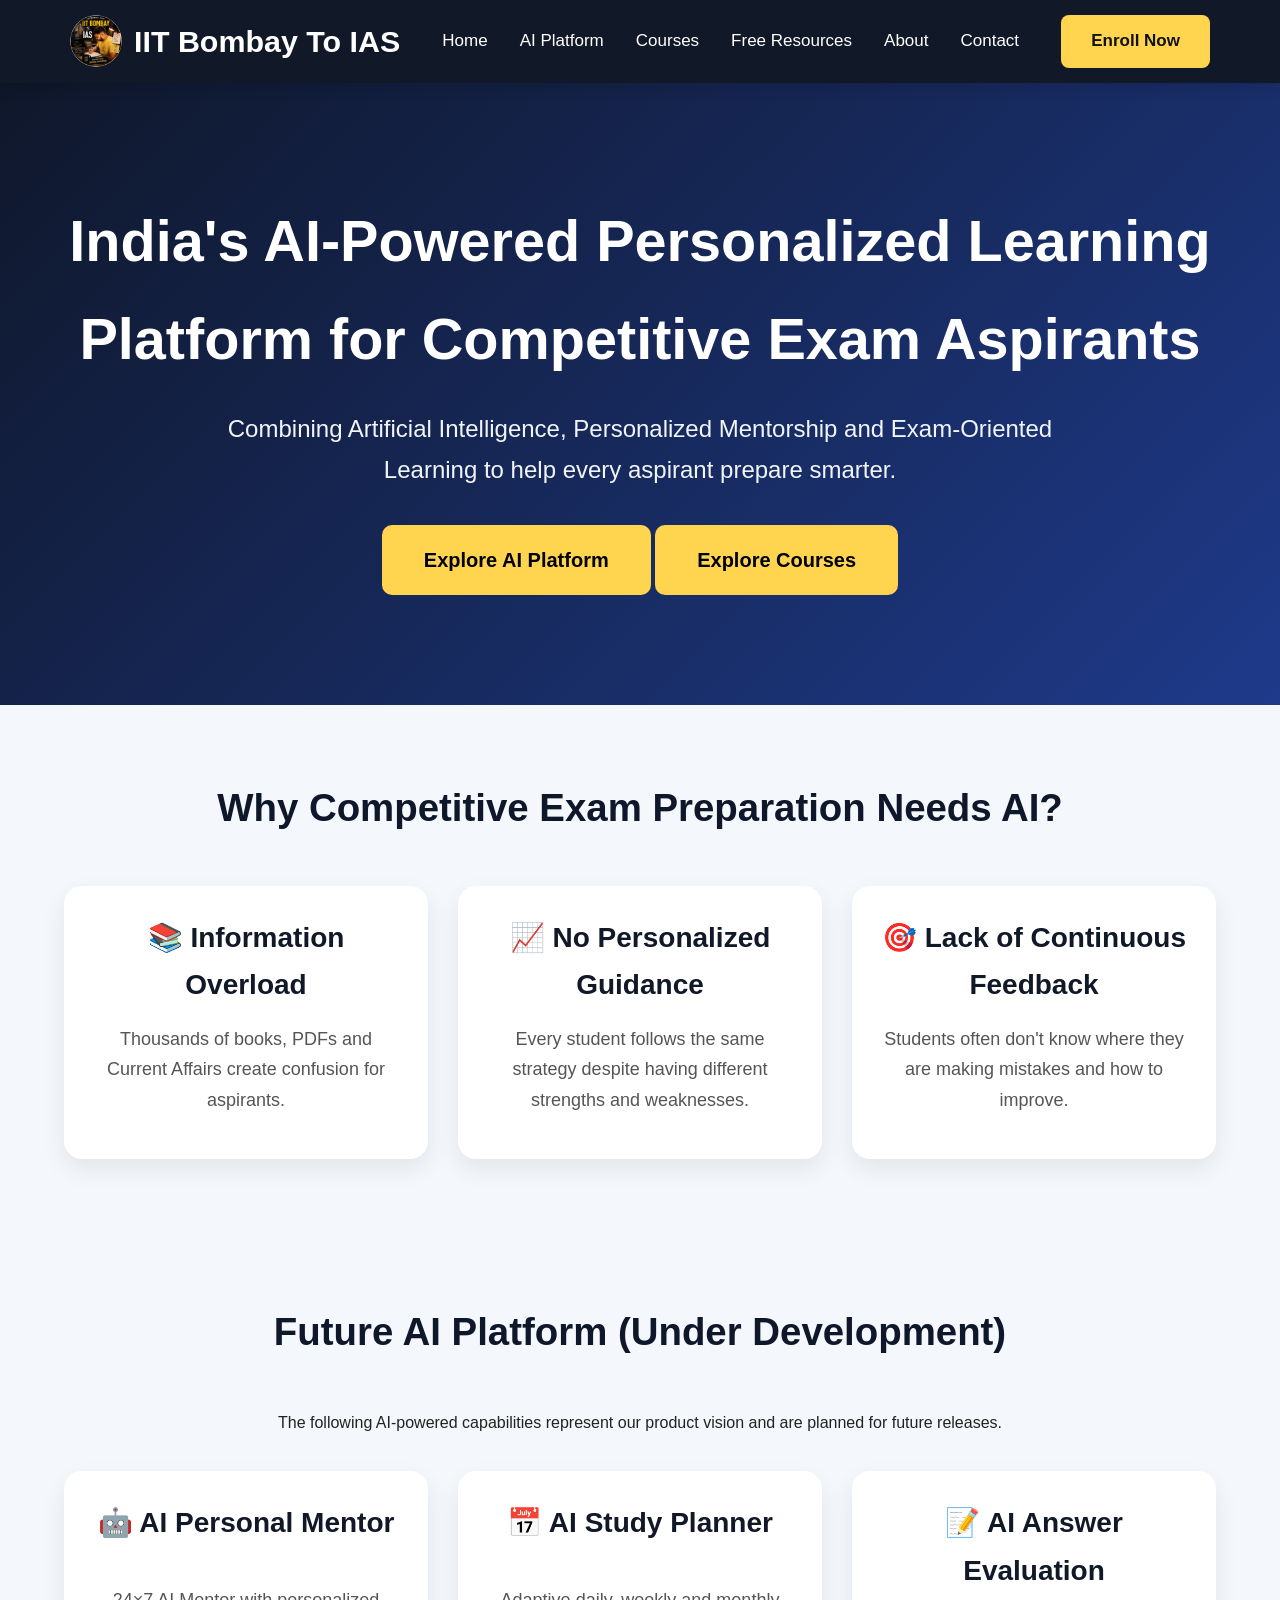
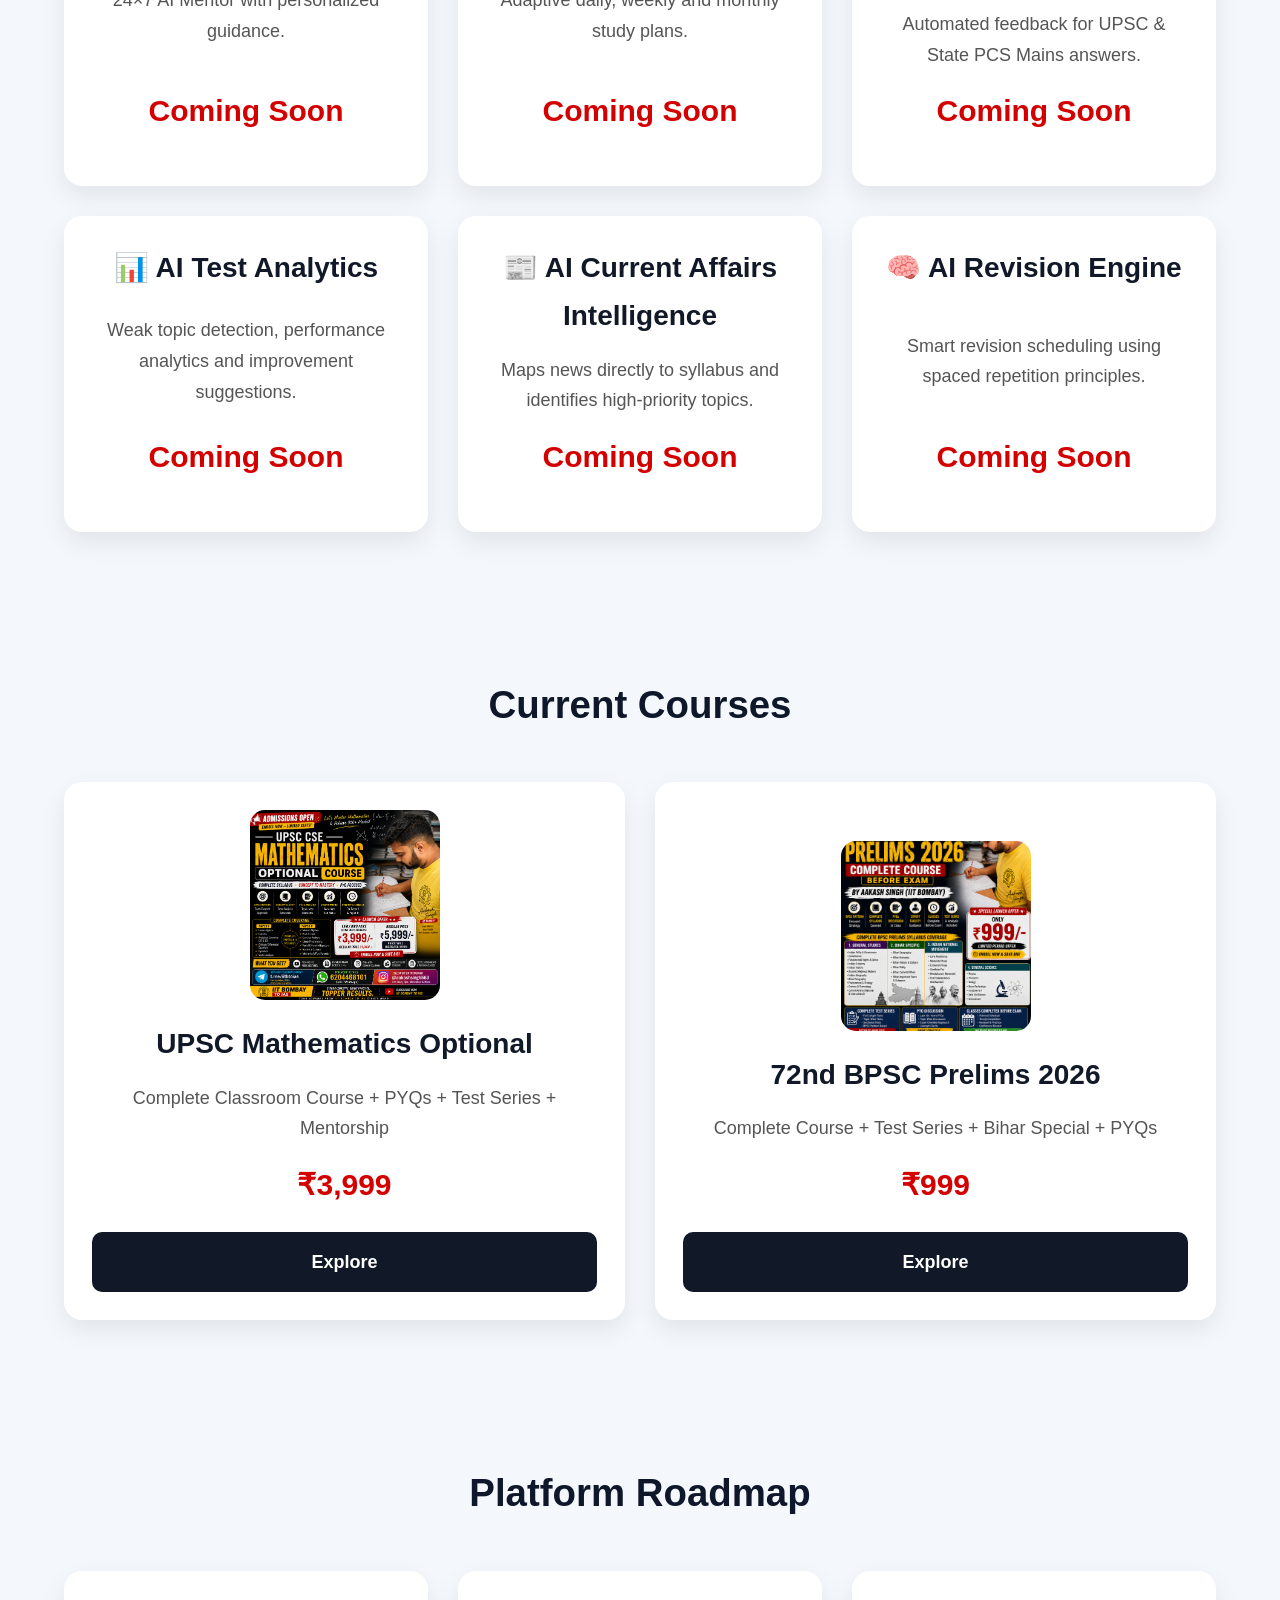
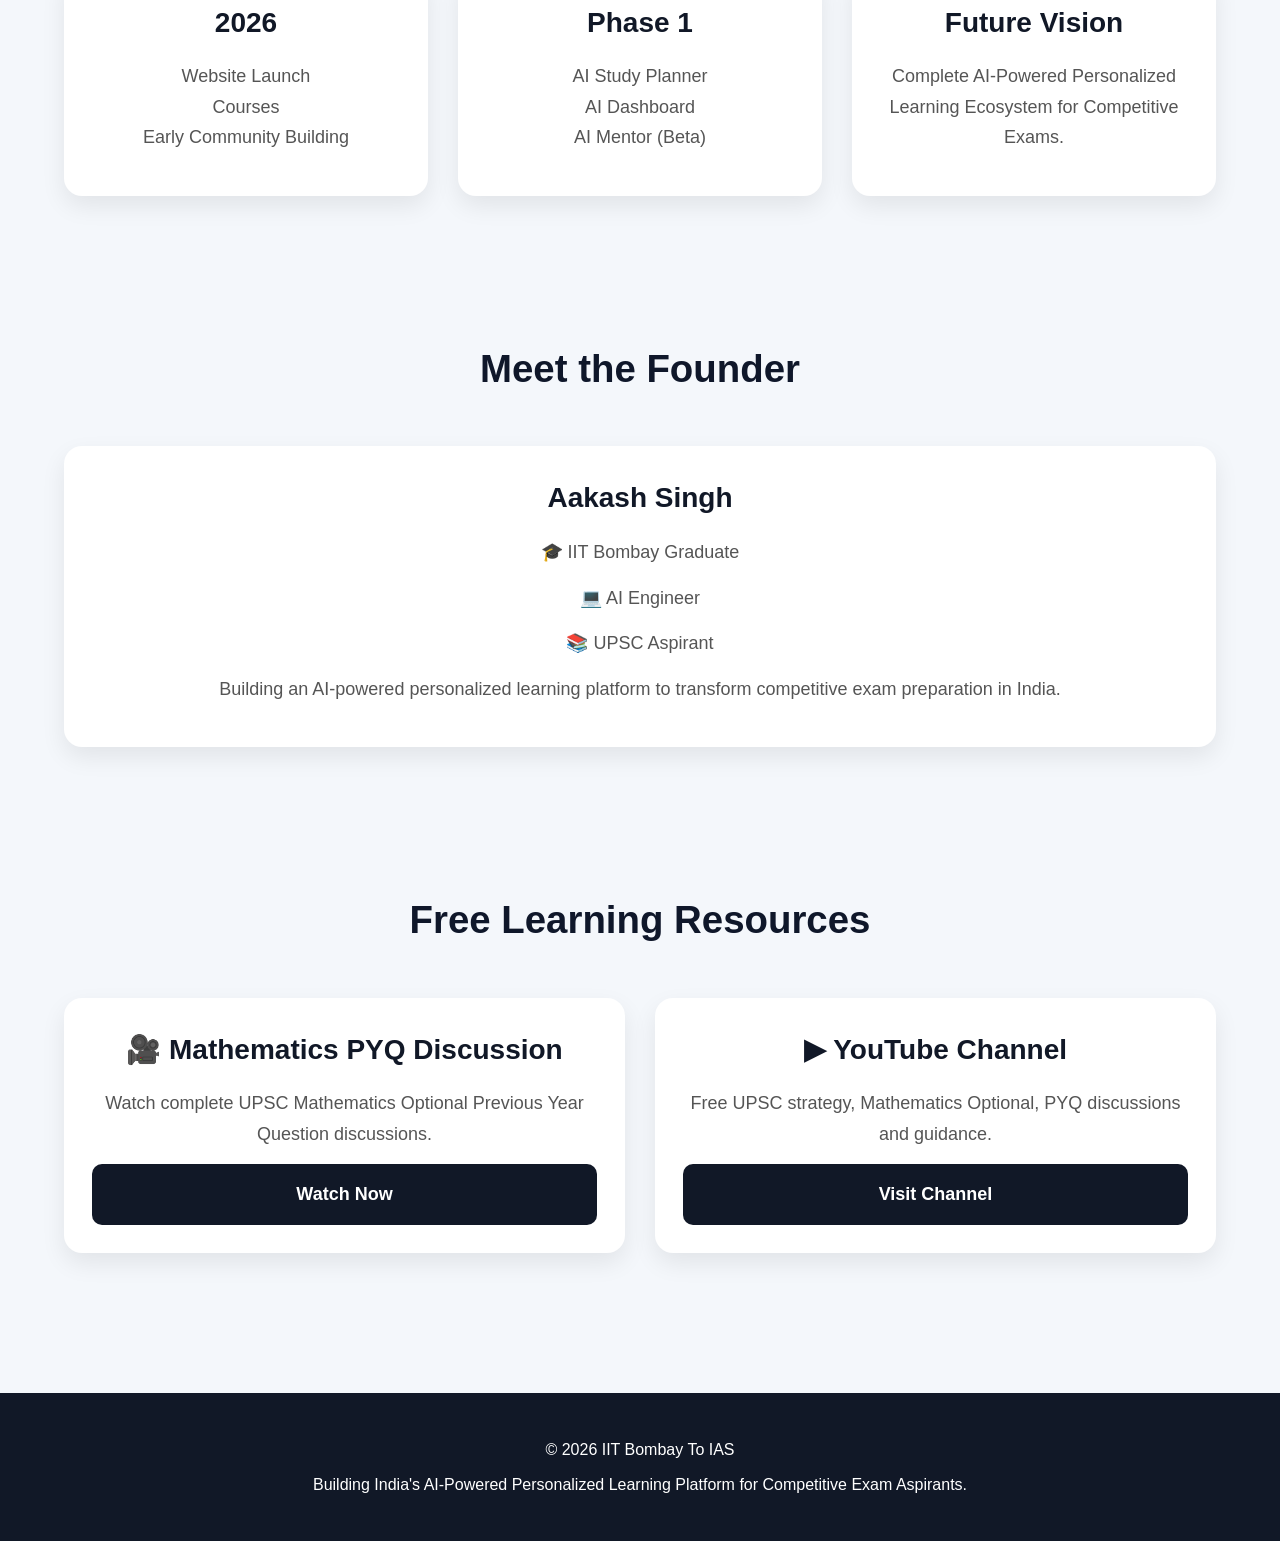
<file: index.html>
<!DOCTYPE html>
<html lang="en">

<head>

<meta charset="UTF-8">
<meta name="viewport" content="width=device-width, initial-scale=1.0">

<title>
IIT Bombay To IAS | India's AI-Powered Competitive Exam Platform
</title>

<meta name="description"
content="AI Powered Personalized Learning Platform for UPSC, State PCS, SSC, Banking and other Competitive Exams. Personalized AI Mentor, AI Study Planner, AI Answer Evaluation and more.">

<link rel="icon" type="image/png" href="images/logo.png">
<link rel="canonical" href="https://abhi1191.github.io/iitbombaytoias/">
<meta name="theme-color" content="#111827">
<meta property="og:type" content="website">
<meta property="og:title" content="IIT Bombay To IAS | India's AI-Powered Competitive Exam Platform">
<meta property="og:description" content="AI-powered personalized learning platform for UPSC, State PCS, SSC, Banking and other competitive exams.">
<meta property="og:image" content="https://abhi1191.github.io/iitbombaytoias/images/logo.png">

<link rel="stylesheet" href="css/style.css">

</head>

<body>

<!-- ================= NAVBAR ================= -->

<header>

<nav>

<div class="logo">

<img src="images/logo.png" alt="IIT Bombay To IAS">

<h2>IIT Bombay To IAS</h2>

</div>

<ul>

<li><a href="index.html">Home</a></li>

<li><a href="ai-platform.html">AI Platform</a></li>

<li><a href="courses.html">Courses</a></li>

<li><a href="resources.html">Free Resources</a></li>

<li><a href="about.html">About</a></li>

<li><a href="contact.html">Contact</a></li>

</ul>

<a data-cfg-href="enrollFormUrl" target="_blank" rel="noopener noreferrer" class="nav-btn btn">

Enroll Now

</a>

</nav>

</header>





<!-- ================= HERO ================= -->

<section class="hero">

<h1>

India's AI-Powered Personalized Learning Platform
for Competitive Exam Aspirants

</h1>

<p>

Combining Artificial Intelligence, Personalized Mentorship and Exam-Oriented Learning
to help every aspirant prepare smarter.

</p>

<div class="hero-buttons">

<a href="ai-platform.html" class="btn">

Explore AI Platform

</a>

<a href="courses.html" class="btn secondary-btn">

Explore Courses

</a>

</div>

</section>





<!-- ================= WHY AI ================= -->

<section class="featured">

<h2>

Why Competitive Exam Preparation Needs AI?

</h2>

<div class="cards">

<div class="card">

<h3>

📚 Information Overload

</h3>

<p>

Thousands of books, PDFs and Current Affairs create confusion for aspirants.

</p>

</div>

<div class="card">

<h3>

📈 No Personalized Guidance

</h3>

<p>

Every student follows the same strategy despite having different strengths and weaknesses.

</p>

</div>

<div class="card">

<h3>

🎯 Lack of Continuous Feedback

</h3>

<p>

Students often don't know where they are making mistakes and how to improve.

</p>

</div>

</div>

</section>





<!-- ================= AI FEATURES ================= -->

<section class="featured">

<h2>

Future AI Platform (Under Development)

</h2>

<p style="text-align:center; margin-bottom:35px;">

The following AI-powered capabilities represent our product vision and are planned for future releases.

</p>

<div class="cards">

<div class="card">

<h3>🤖 AI Personal Mentor</h3>

<p>

24×7 AI Mentor with personalized guidance.

</p>

<h4>Coming Soon</h4>

</div>

<div class="card">

<h3>📅 AI Study Planner</h3>

<p>

Adaptive daily, weekly and monthly study plans.

</p>

<h4>Coming Soon</h4>

</div>

<div class="card">

<h3>📝 AI Answer Evaluation</h3>

<p>

Automated feedback for UPSC & State PCS Mains answers.

</p>

<h4>Coming Soon</h4>

</div>

<div class="card">

<h3>📊 AI Test Analytics</h3>

<p>

Weak topic detection, performance analytics and improvement suggestions.

</p>

<h4>Coming Soon</h4>

</div>

<div class="card">

<h3>📰 AI Current Affairs Intelligence</h3>

<p>

Maps news directly to syllabus and identifies high-priority topics.

</p>

<h4>Coming Soon</h4>

</div>

<div class="card">

<h3>🧠 AI Revision Engine</h3>

<p>

Smart revision scheduling using spaced repetition principles.

</p>

<h4>Coming Soon</h4>

</div>

</div>

</section>





<!-- ================= FEATURED COURSES ================= -->

<section class="featured">

<h2>

Current Courses

</h2>

<div class="cards">

<div class="card">

<img src="images/maths-course.jpg" alt="Mathematics">

<h3>

UPSC Mathematics Optional

</h3>

<p>

Complete Classroom Course + PYQs + Test Series + Mentorship

</p>

<h4>

₹3,999

</h4>

<a href="courses/mathematics.html" class="btn">

Explore

</a>

</div>

<div class="card">

<img src="images/bpsc-course.jpg" alt="BPSC">

<h3>

72nd BPSC Prelims 2026

</h3>

<p>

Complete Course + Test Series + Bihar Special + PYQs

</p>

<h4>

₹999

</h4>

<a href="courses/bpsc-prelims-2026.html" class="btn">

Explore

</a>

</div>

</div>

</section>





<!-- ================= ROADMAP ================= -->

<section class="featured">

<h2>

Platform Roadmap

</h2>

<div class="cards">

<div class="card">

<h3>

2026

</h3>

<p>

Website Launch

<br>

Courses

<br>

Early Community Building

</p>

</div>

<div class="card">

<h3>

Phase 1

</h3>

<p>

AI Study Planner

<br>

AI Dashboard

<br>

AI Mentor (Beta)

</p>

</div>

<div class="card">

<h3>

Future Vision

</h3>

<p>

Complete AI-Powered Personalized Learning Ecosystem

for Competitive Exams.

</p>

</div>

</div>

</section>





<!-- ================= FOUNDER ================= -->

<section class="featured">

<h2>

Meet the Founder

</h2>

<div class="card">

<h3>

Aakash Singh

</h3>

<p>

🎓 IIT Bombay Graduate

</p>

<p>

💻 AI Engineer

</p>

<p>

📚 UPSC Aspirant

</p>

<p>

Building an AI-powered personalized learning platform to transform competitive exam preparation in India.

</p>

</div>

</section>





<!-- ================= FREE RESOURCES ================= -->

<section class="featured">

<h2>

Free Learning Resources

</h2>

<div class="cards">

<div class="card">

<h3>

🎥 Mathematics PYQ Discussion

</h3>

<p>

Watch complete UPSC Mathematics Optional Previous Year Question discussions.

</p>

<a data-cfg-href="youtubePlaylistUrl" target="_blank" rel="noopener noreferrer" class="btn">

Watch Now

</a>

</div>

<div class="card">

<h3>

▶ YouTube Channel

</h3>

<p>

Free UPSC strategy, Mathematics Optional, PYQ discussions and guidance.

</p>

<a data-cfg-href="youtubeChannelUrl" target="_blank" rel="noopener noreferrer" class="btn">

Visit Channel

</a>

</div>

</div>

</section>





<!-- ================= FOOTER ================= -->

<footer>

<p>

© 2026 IIT Bombay To IAS

</p>

<p>

Building India's AI-Powered Personalized Learning Platform for Competitive Exam Aspirants.

</p>

</footer>

<script src="js/config.js"></script>
<script src="js/script.js"></script>

</body>

</html>
</file>
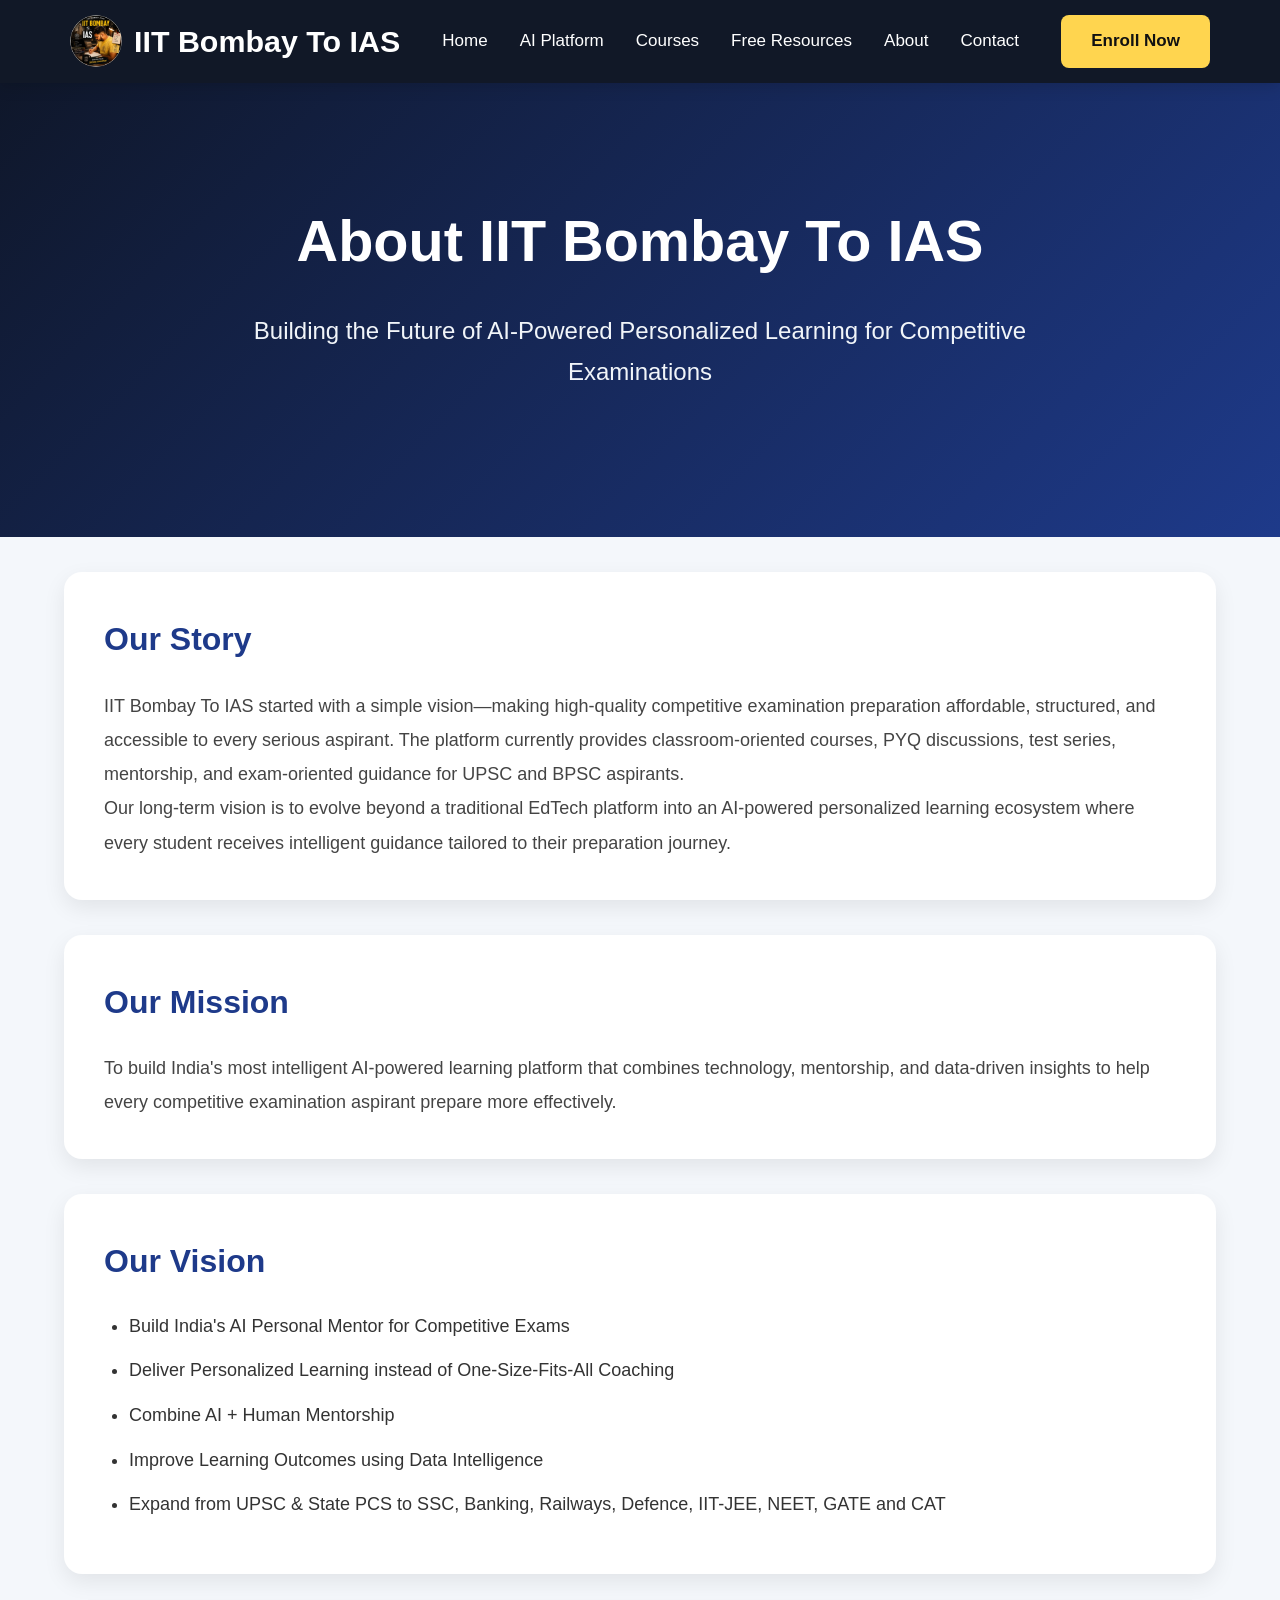
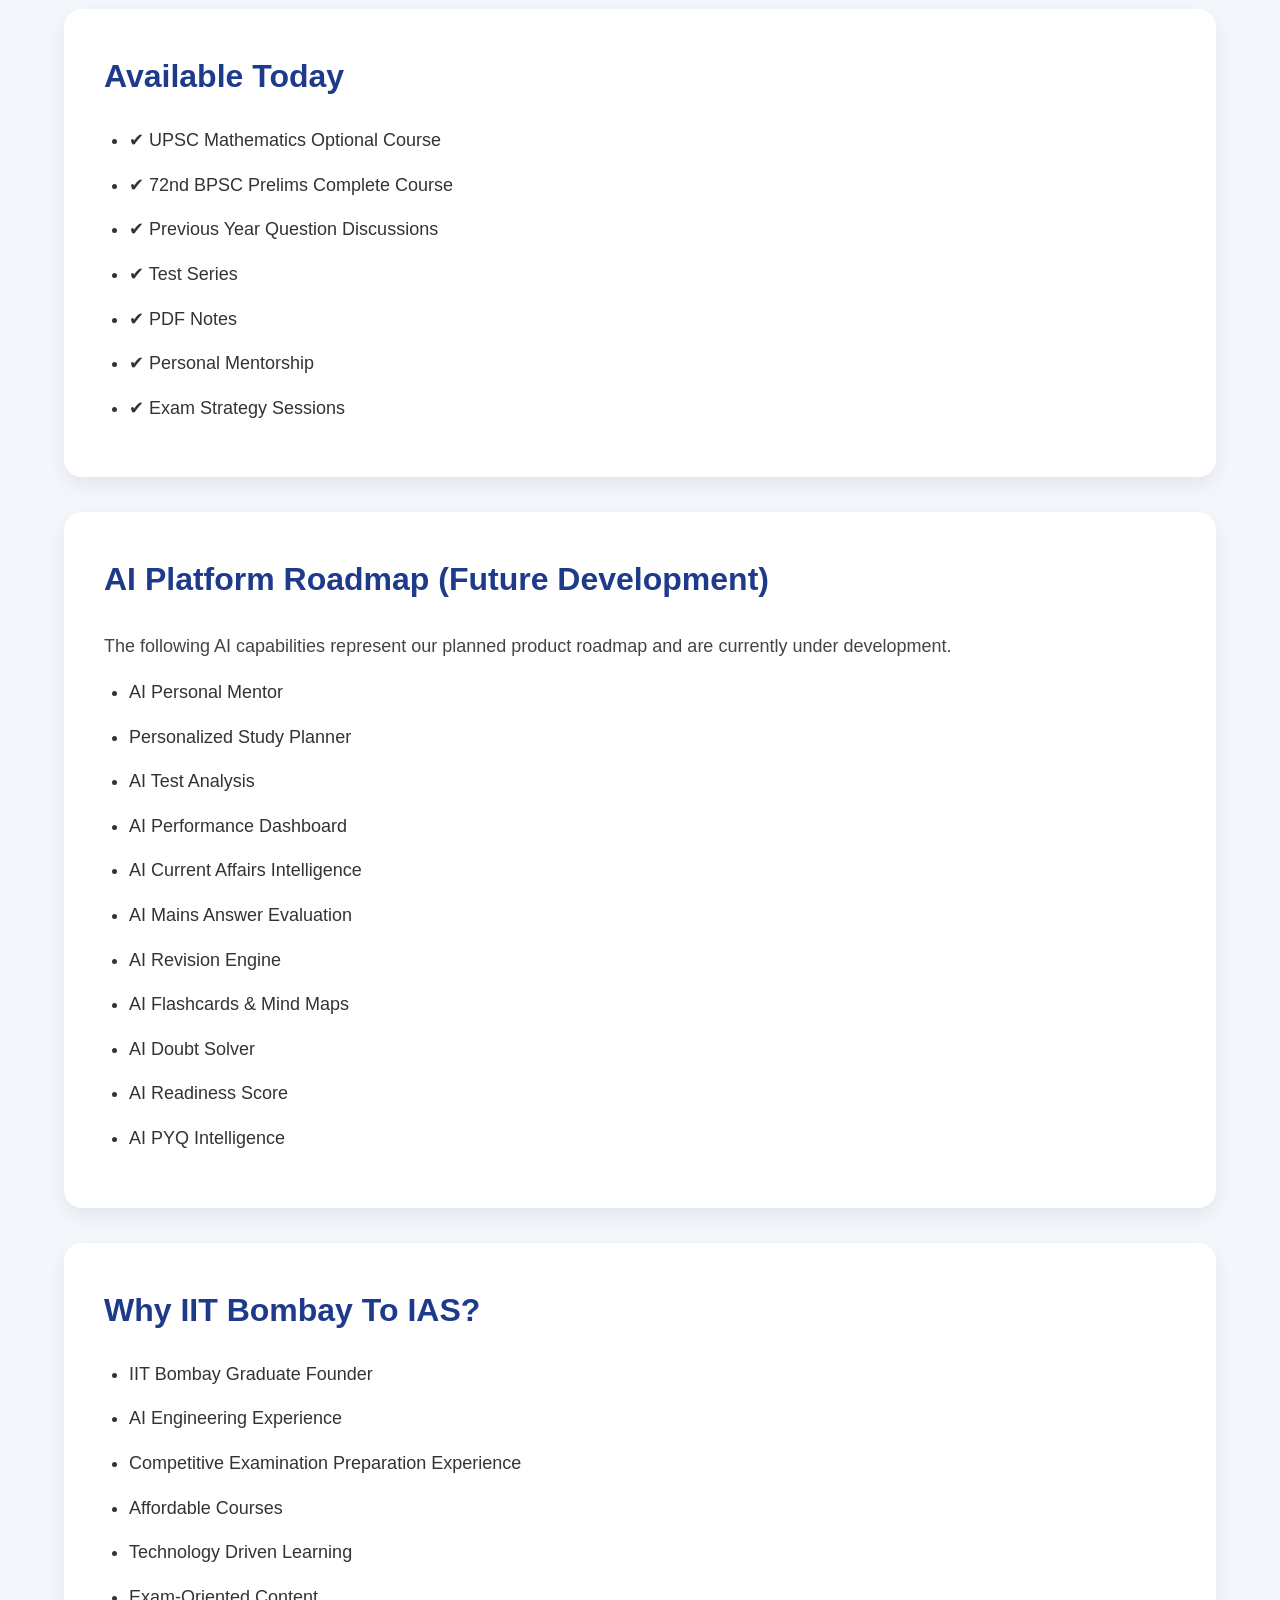
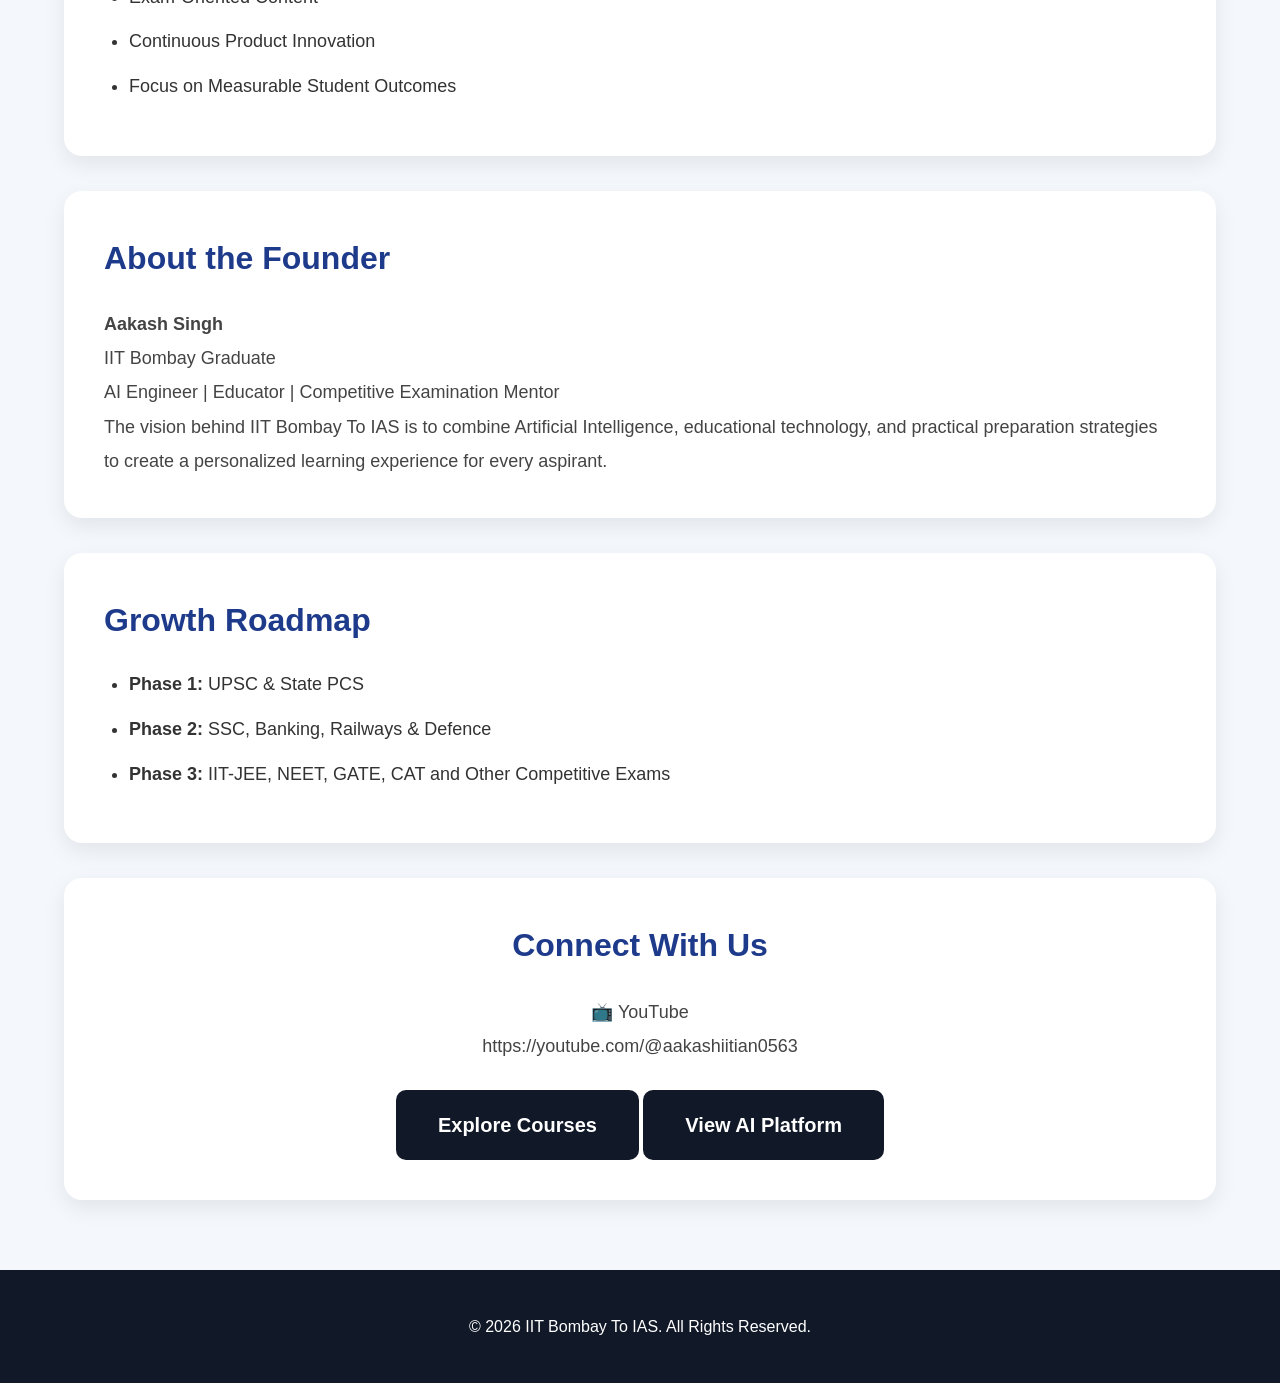
<file: about.html>
<!DOCTYPE html>
<html lang="en">

<head>

<meta charset="UTF-8">

<meta name="viewport" content="width=device-width, initial-scale=1.0">

<title>About | IIT Bombay To IAS</title>

<meta name="description" content="About IIT Bombay To IAS — an IIT Bombay graduate and AI engineer building an AI-powered personalized learning platform for UPSC, BPSC and other competitive exams.">

<link rel="icon" type="image/png" href="images/logo.png">
<link rel="canonical" href="https://abhi1191.github.io/iitbombaytoias/about.html">
<meta name="theme-color" content="#111827">
<meta property="og:type" content="website">
<meta property="og:title" content="About | IIT Bombay To IAS">
<meta property="og:description" content="Building an AI-powered personalized learning platform for competitive exam aspirants.">
<meta property="og:image" content="https://abhi1191.github.io/iitbombaytoias/images/logo.png">

<link rel="stylesheet" href="css/style.css">

</head>

<body>

<!-- ================= NAVBAR ================= -->

<header>

<nav>

<div class="logo">

<img src="images/logo.png" alt="IIT Bombay To IAS">

<h2>IIT Bombay To IAS</h2>

</div>

<ul>

<li><a href="index.html">Home</a></li>

<li><a href="ai-platform.html">AI Platform</a></li>

<li><a href="courses.html">Courses</a></li>

<li><a href="resources.html">Free Resources</a></li>

<li><a href="about.html">About</a></li>

<li><a href="contact.html">Contact</a></li>

</ul>

<a data-cfg-href="enrollFormUrl" target="_blank" rel="noopener noreferrer" class="nav-btn btn">

Enroll Now

</a>

</nav>

</header>



<!-- ================= HERO ================= -->

<section class="hero">

<h1>

About IIT Bombay To IAS

</h1>

<p>

Building the Future of AI-Powered Personalized Learning for Competitive Examinations

</p>

</section>



<!-- ================= OUR STORY ================= -->

<section class="details">

<h2>

Our Story

</h2>

<p>

IIT Bombay To IAS started with a simple vision—making high-quality competitive examination preparation affordable, structured, and accessible to every serious aspirant.

The platform currently provides classroom-oriented courses, PYQ discussions, test series, mentorship, and exam-oriented guidance for UPSC and BPSC aspirants.

</p>

<p>

Our long-term vision is to evolve beyond a traditional EdTech platform into an AI-powered personalized learning ecosystem where every student receives intelligent guidance tailored to their preparation journey.

</p>

</section>



<!-- ================= MISSION ================= -->

<section class="details">

<h2>

Our Mission

</h2>

<p>

To build India's most intelligent AI-powered learning platform that combines technology, mentorship, and data-driven insights to help every competitive examination aspirant prepare more effectively.

</p>

</section>



<!-- ================= VISION ================= -->

<section class="details">

<h2>

Our Vision

</h2>

<ul>

<li>Build India's AI Personal Mentor for Competitive Exams</li>

<li>Deliver Personalized Learning instead of One-Size-Fits-All Coaching</li>

<li>Combine AI + Human Mentorship</li>

<li>Improve Learning Outcomes using Data Intelligence</li>

<li>Expand from UPSC & State PCS to SSC, Banking, Railways, Defence, IIT-JEE, NEET, GATE and CAT</li>

</ul>

</section>



<!-- ================= WHAT WE OFFER TODAY ================= -->

<section class="details">

<h2>

Available Today

</h2>

<ul>

<li>✔ UPSC Mathematics Optional Course</li>

<li>✔ 72nd BPSC Prelims Complete Course</li>

<li>✔ Previous Year Question Discussions</li>

<li>✔ Test Series</li>

<li>✔ PDF Notes</li>

<li>✔ Personal Mentorship</li>

<li>✔ Exam Strategy Sessions</li>

</ul>

</section>



<!-- ================= FUTURE AI PLATFORM ================= -->

<section class="details">

<h2>

AI Platform Roadmap (Future Development)

</h2>

<p>

The following AI capabilities represent our planned product roadmap and are currently under development.

</p>

<ul>

<li>AI Personal Mentor</li>

<li>Personalized Study Planner</li>

<li>AI Test Analysis</li>

<li>AI Performance Dashboard</li>

<li>AI Current Affairs Intelligence</li>

<li>AI Mains Answer Evaluation</li>

<li>AI Revision Engine</li>

<li>AI Flashcards & Mind Maps</li>

<li>AI Doubt Solver</li>

<li>AI Readiness Score</li>

<li>AI PYQ Intelligence</li>

</ul>

</section>



<!-- ================= WHY US ================= -->

<section class="details">

<h2>

Why IIT Bombay To IAS?

</h2>

<ul>

<li>IIT Bombay Graduate Founder</li>

<li>AI Engineering Experience</li>

<li>Competitive Examination Preparation Experience</li>

<li>Affordable Courses</li>

<li>Technology Driven Learning</li>

<li>Exam-Oriented Content</li>

<li>Continuous Product Innovation</li>

<li>Focus on Measurable Student Outcomes</li>

</ul>

</section>



<!-- ================= FOUNDER ================= -->

<section class="details">

<h2>

About the Founder

</h2>

<p>

<b>Aakash Singh</b>

</p>

<p>

IIT Bombay Graduate

</p>

<p>

AI Engineer | Educator | Competitive Examination Mentor

</p>

<p>

The vision behind IIT Bombay To IAS is to combine Artificial Intelligence, educational technology, and practical preparation strategies to create a personalized learning experience for every aspirant.

</p>

</section>



<!-- ================= PHASES ================= -->

<section class="details">

<h2>

Growth Roadmap

</h2>

<ul>

<li><b>Phase 1:</b> UPSC & State PCS</li>

<li><b>Phase 2:</b> SSC, Banking, Railways & Defence</li>

<li><b>Phase 3:</b> IIT-JEE, NEET, GATE, CAT and Other Competitive Exams</li>

</ul>

</section>



<!-- ================= CONNECT ================= -->

<section class="details" style="text-align:center;">

<h2>

Connect With Us

</h2>

<p>

📺 YouTube

</p>

<p>

<span data-cfg-text="youtubeChannelUrl">https://youtube.com/@aakashiitian0563</span>

</p>

<br>

<a href="courses.html" class="buy-btn btn">

Explore Courses

</a>

<a href="ai-platform.html" class="buy-btn btn">

View AI Platform

</a>

</section>



<footer>

<p>

© 2026 IIT Bombay To IAS. All Rights Reserved.

</p>

</footer>

<script src="js/config.js"></script>
<script src="js/script.js"></script>

</body>

</html>
</file>
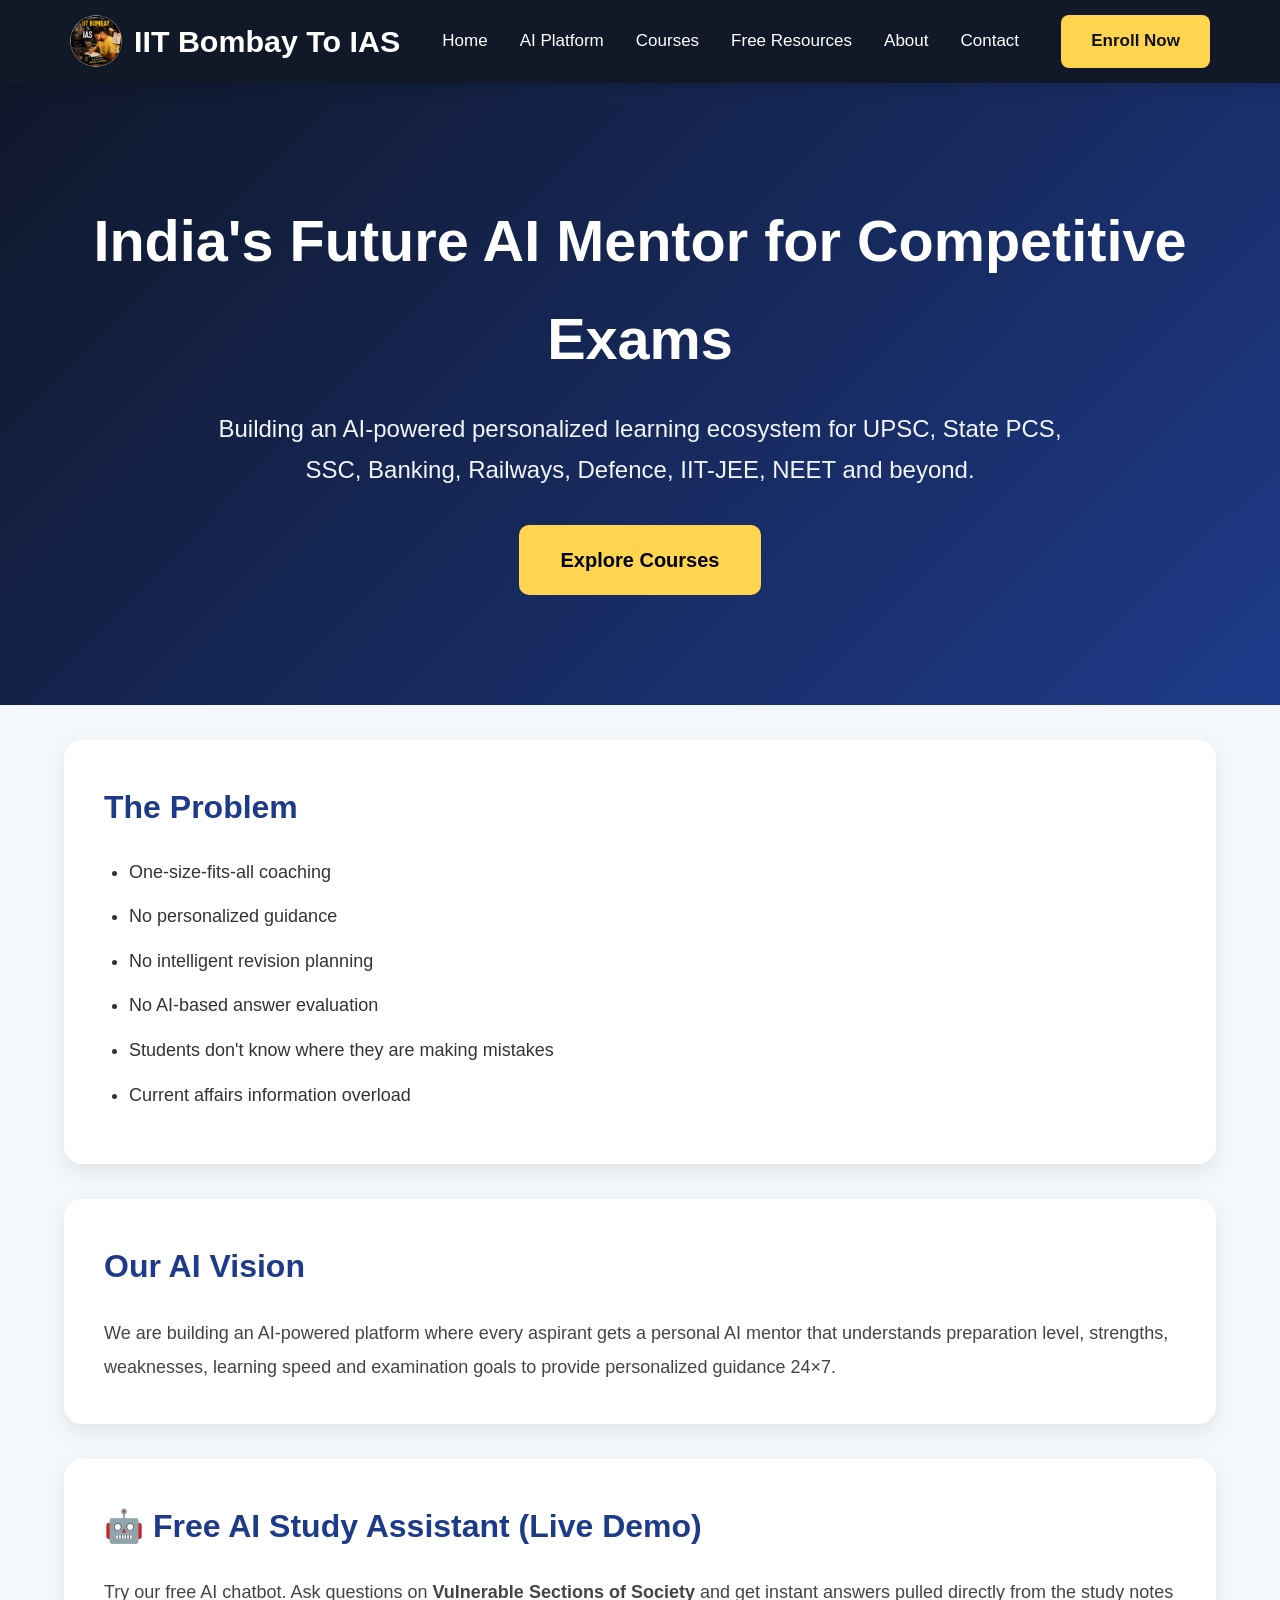
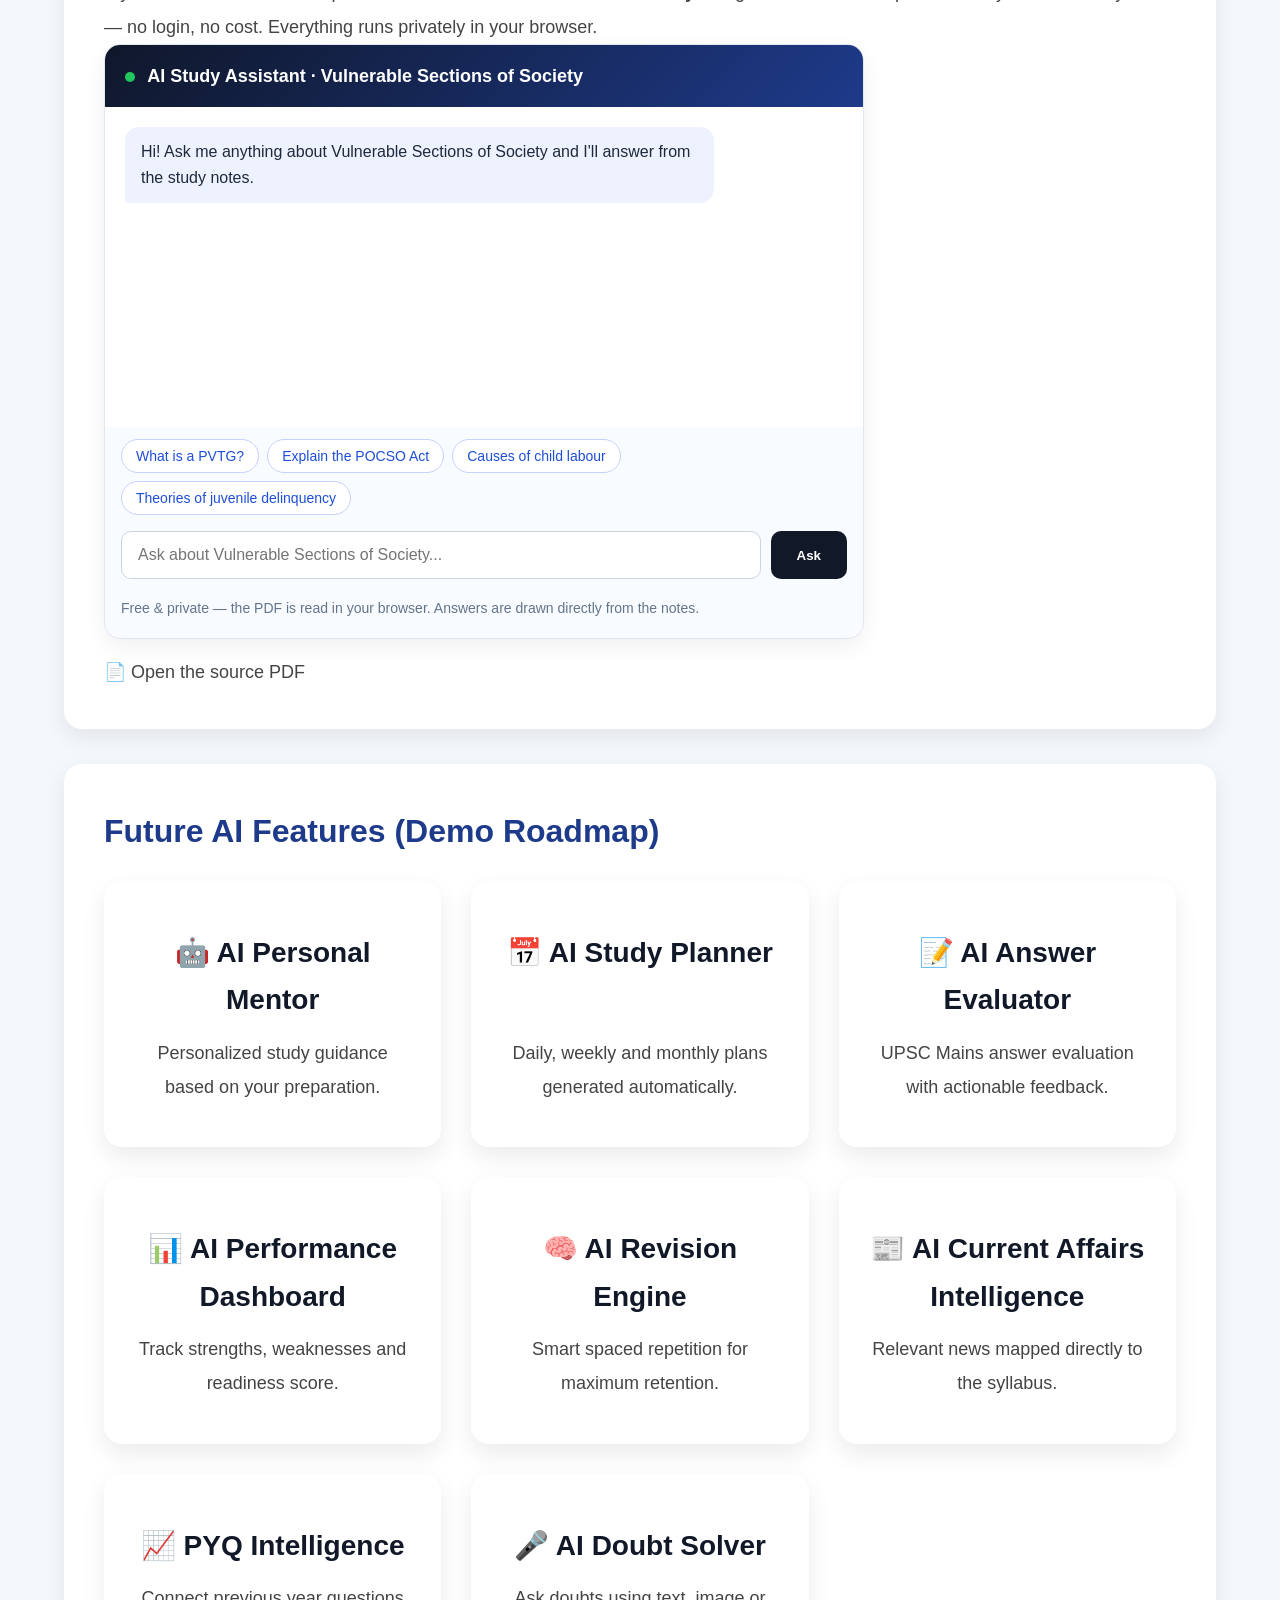
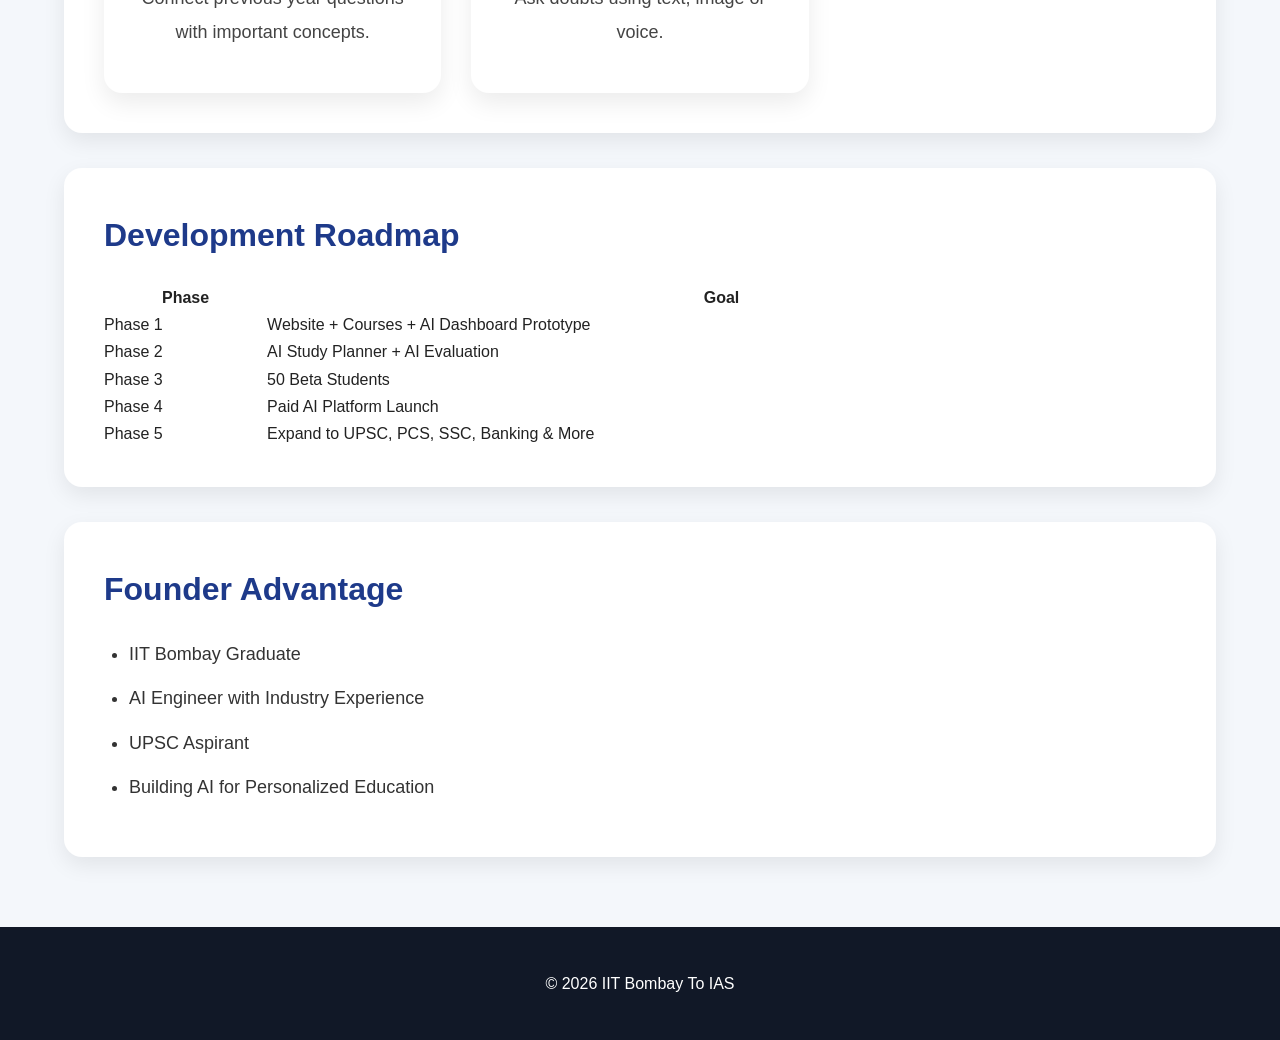
<file: ai-platform.html>
<!DOCTYPE html>
<html lang="en">

<head>

<meta charset="UTF-8">
<meta name="viewport" content="width=device-width, initial-scale=1.0">

<title>AI Platform | IIT Bombay To IAS</title>

<meta name="description" content="The upcoming AI-powered learning platform from IIT Bombay To IAS — AI Mentor, Study Planner, Answer Evaluation and analytics for UPSC and competitive exam aspirants.">

<link rel="icon" type="image/png" href="images/logo.png">
<link rel="canonical" href="https://abhi1191.github.io/iitbombaytoias/ai-platform.html">
<meta name="theme-color" content="#111827">
<meta property="og:type" content="website">
<meta property="og:title" content="AI Platform | IIT Bombay To IAS">
<meta property="og:description" content="AI Mentor, Study Planner and Answer Evaluation for competitive exam aspirants.">
<meta property="og:image" content="https://abhi1191.github.io/iitbombaytoias/images/logo.png">

<link rel="stylesheet" href="css/style.css">

</head>

<body>

<header>

<nav>

<div class="logo">

<img src="images/logo.png" alt="IIT Bombay To IAS">

<h2>IIT Bombay To IAS</h2>

</div>

<ul>

<li><a href="index.html">Home</a></li>

<li><a href="ai-platform.html">AI Platform</a></li>

<li><a href="courses.html">Courses</a></li>

<li><a href="resources.html">Free Resources</a></li>

<li><a href="about.html">About</a></li>

<li><a href="contact.html">Contact</a></li>

</ul>

<a data-cfg-href="enrollFormUrl" target="_blank" rel="noopener noreferrer" class="nav-btn btn">

Enroll Now

</a>

</nav>

</header>

<section class="hero">

<h1>

India's Future AI Mentor for Competitive Exams

</h1>

<p>

Building an AI-powered personalized learning ecosystem for UPSC, State PCS, SSC, Banking, Railways, Defence, IIT-JEE, NEET and beyond.

</p>

<a href="courses.html" class="btn">

Explore Courses

</a>

</section>

<section class="details">

<h2>

The Problem

</h2>

<ul>

<li>One-size-fits-all coaching</li>

<li>No personalized guidance</li>

<li>No intelligent revision planning</li>

<li>No AI-based answer evaluation</li>

<li>Students don't know where they are making mistakes</li>

<li>Current affairs information overload</li>

</ul>

</section>

<section class="details">

<h2>

Our AI Vision

</h2>

<p>

We are building an AI-powered platform where every aspirant gets a personal AI mentor that understands preparation level, strengths, weaknesses, learning speed and examination goals to provide personalized guidance 24×7.

</p>

</section>

<section class="details">

<h2>

🤖 Free AI Study Assistant (Live Demo)

</h2>

<p>

Try our free AI chatbot. Ask questions on <strong>Vulnerable Sections of Society</strong> and get instant answers pulled directly from the study notes — no login, no cost. Everything runs privately in your browser.

</p>

<div id="study-chatbot"></div>

<p style="margin-top:16px;">

<a data-cfg-href="chatbotPdfUrl" target="_blank" rel="noopener noreferrer" class="btn">📄 Open the source PDF</a>

</p>

</section>

<section class="details">

<h2>

Future AI Features (Demo Roadmap)

</h2>

<div class="cards">

<div class="card">

<h3>🤖 AI Personal Mentor</h3>

<p>Personalized study guidance based on your preparation.</p>

</div>

<div class="card">

<h3>📅 AI Study Planner</h3>

<p>Daily, weekly and monthly plans generated automatically.</p>

</div>

<div class="card">

<h3>📝 AI Answer Evaluator</h3>

<p>UPSC Mains answer evaluation with actionable feedback.</p>

</div>

<div class="card">

<h3>📊 AI Performance Dashboard</h3>

<p>Track strengths, weaknesses and readiness score.</p>

</div>

<div class="card">

<h3>🧠 AI Revision Engine</h3>

<p>Smart spaced repetition for maximum retention.</p>

</div>

<div class="card">

<h3>📰 AI Current Affairs Intelligence</h3>

<p>Relevant news mapped directly to the syllabus.</p>

</div>

<div class="card">

<h3>📈 PYQ Intelligence</h3>

<p>Connect previous year questions with important concepts.</p>

</div>

<div class="card">

<h3>🎤 AI Doubt Solver</h3>

<p>Ask doubts using text, image or voice.</p>

</div>

</div>

</section>

<section class="details">

<h2>

Development Roadmap

</h2>

<table style="width:100%;border-collapse:collapse;">

<tr>

<th>Phase</th>

<th>Goal</th>

</tr>

<tr>

<td>Phase 1</td>

<td>Website + Courses + AI Dashboard Prototype</td>

</tr>

<tr>

<td>Phase 2</td>

<td>AI Study Planner + AI Evaluation</td>

</tr>

<tr>

<td>Phase 3</td>

<td>50 Beta Students</td>

</tr>

<tr>

<td>Phase 4</td>

<td>Paid AI Platform Launch</td>

</tr>

<tr>

<td>Phase 5</td>

<td>Expand to UPSC, PCS, SSC, Banking & More</td>

</tr>

</table>

</section>

<section class="details">

<h2>

Founder Advantage

</h2>

<ul>

<li>IIT Bombay Graduate</li>

<li>AI Engineer with Industry Experience</li>

<li>UPSC Aspirant</li>

<li>Building AI for Personalized Education</li>

</ul>

</section>

<footer>

<p>

© 2026 IIT Bombay To IAS

</p>

</footer>

<script src="js/config.js"></script>
<script src="js/script.js"></script>
<script src="js/chatbot.js"></script>

</body>

</html>
</file>
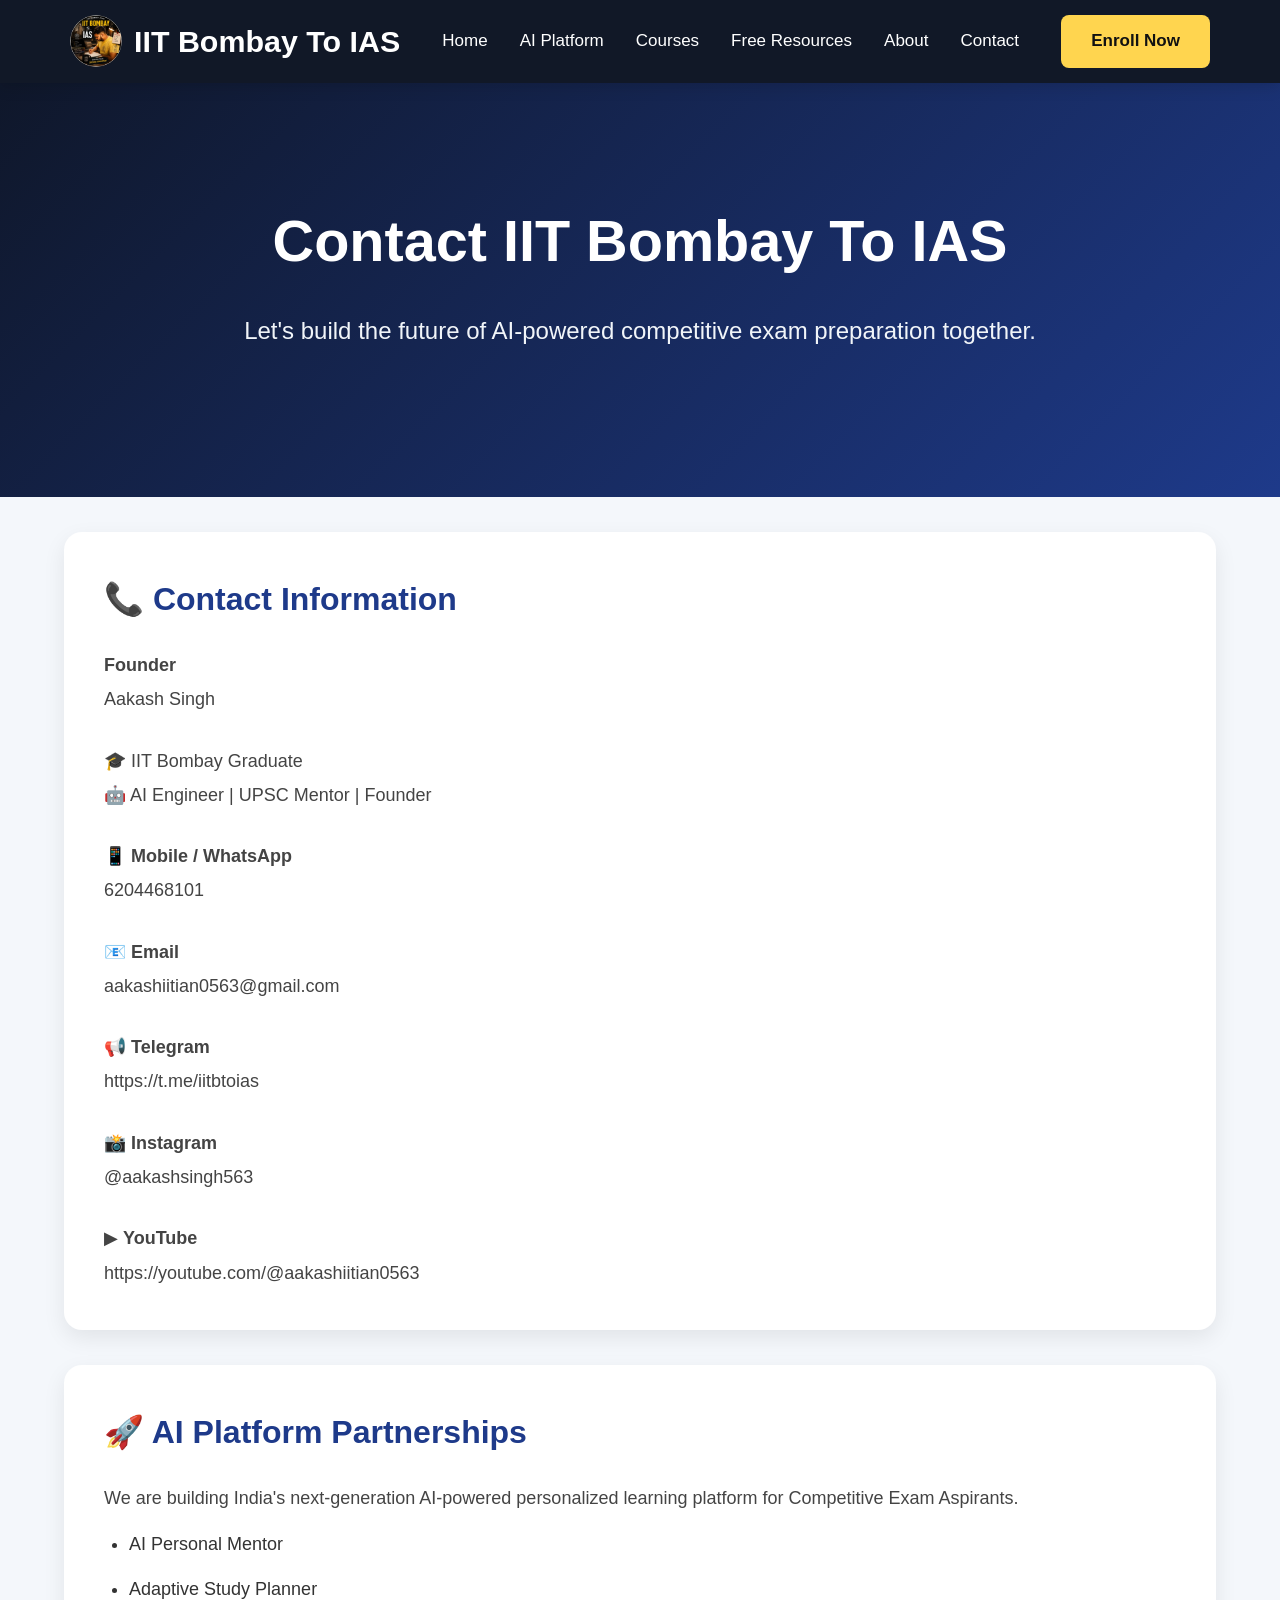
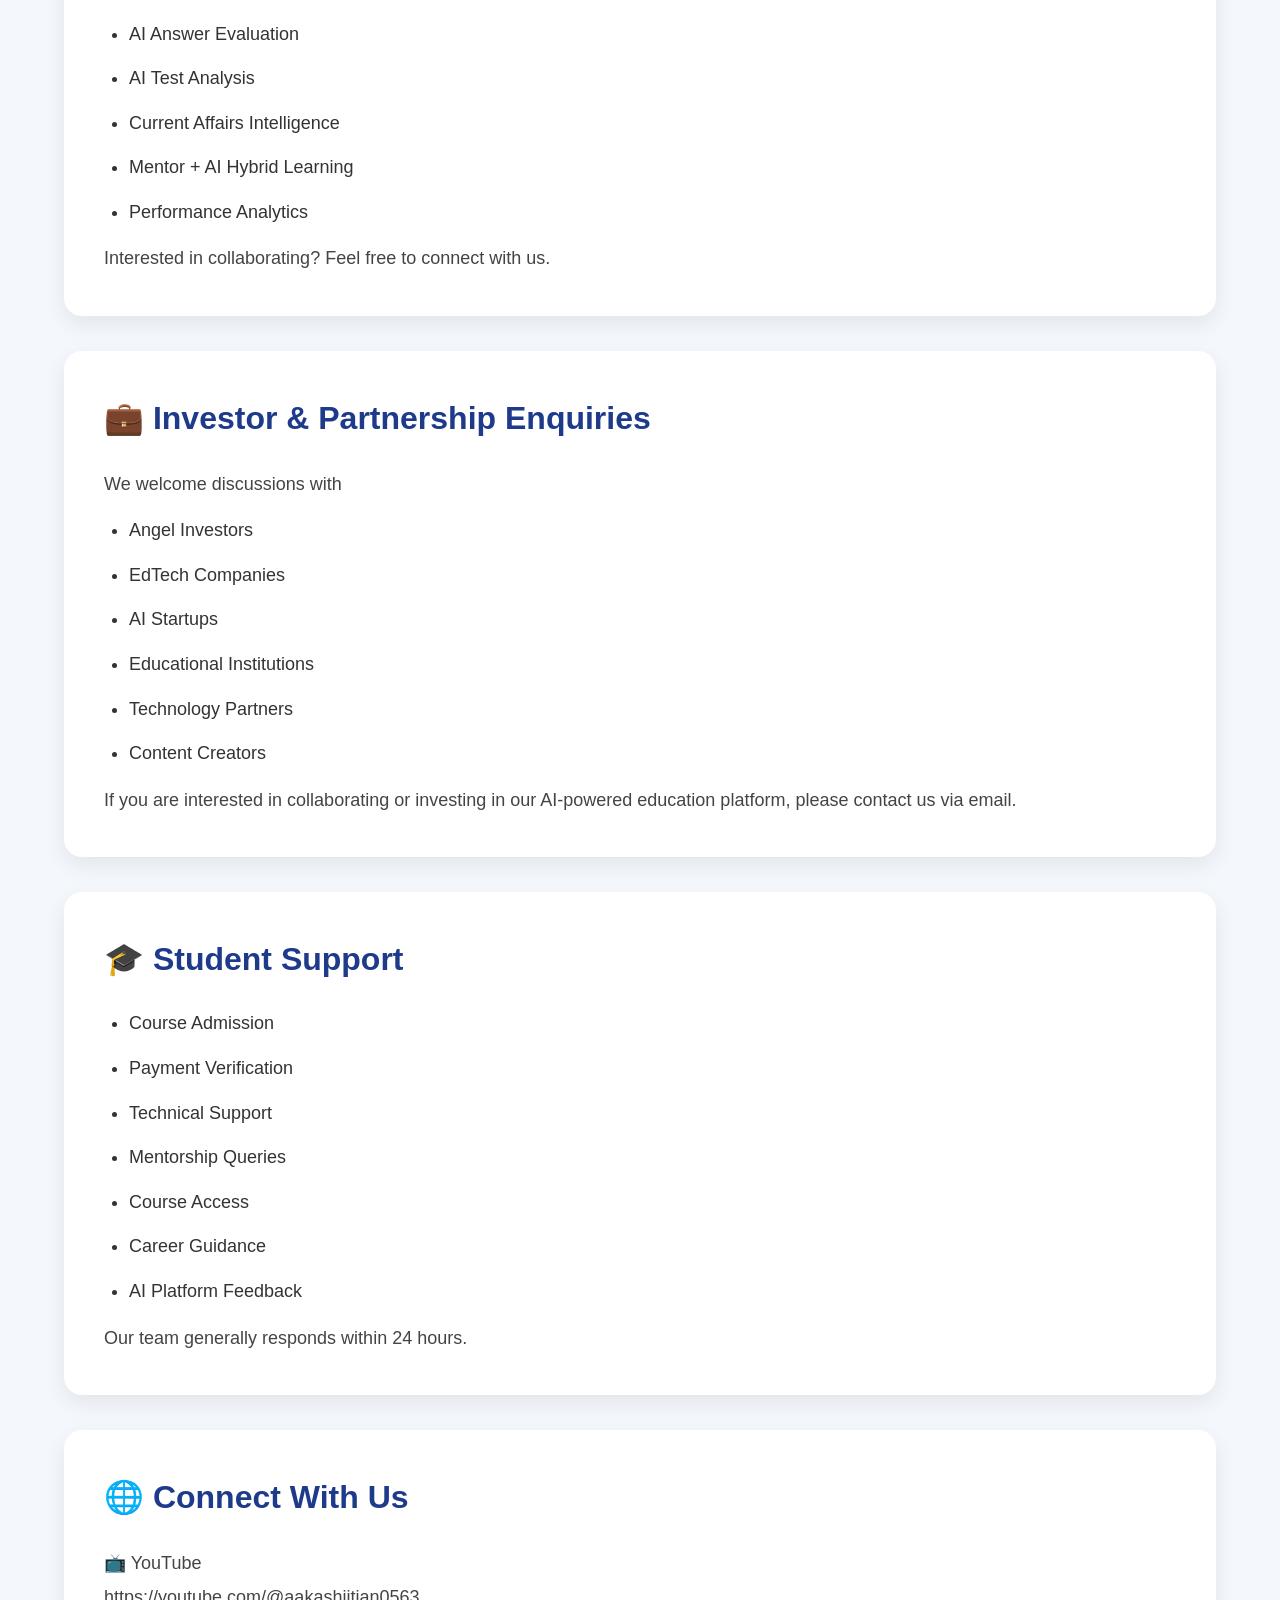
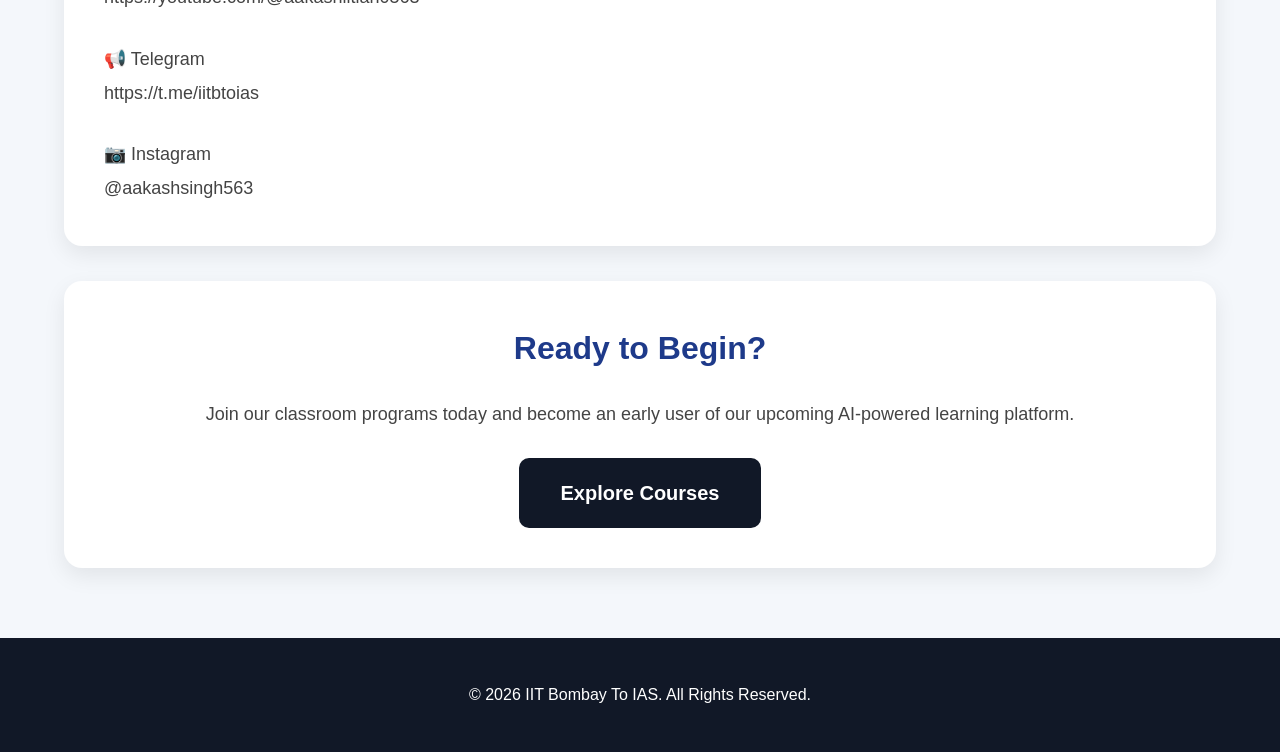
<file: contact.html>
<!DOCTYPE html>
<html lang="en">

<head>

<meta charset="UTF-8">
<meta name="viewport" content="width=device-width, initial-scale=1.0">

<title>Contact Us | IIT Bombay To IAS</title>

<meta name="description" content="Contact IIT Bombay To IAS for UPSC, BPSC and competitive exam mentorship, courses and the upcoming AI-powered learning platform.">

<link rel="icon" type="image/png" href="images/logo.png">
<link rel="canonical" href="https://abhi1191.github.io/iitbombaytoias/contact.html">
<meta name="theme-color" content="#111827">
<meta property="og:type" content="website">
<meta property="og:title" content="Contact Us | IIT Bombay To IAS">
<meta property="og:description" content="Get in touch with IIT Bombay To IAS for courses and mentorship.">
<meta property="og:image" content="https://abhi1191.github.io/iitbombaytoias/images/logo.png">

<link rel="stylesheet" href="css/style.css">

</head>

<body>

<!-- ================= NAVBAR ================= -->

<header>

<nav>

<div class="logo">

<img src="images/logo.png" alt="IIT Bombay To IAS">

<h2>IIT Bombay To IAS</h2>

</div>

<ul>

<li><a href="index.html">Home</a></li>

<li><a href="ai-platform.html">AI Platform</a></li>

<li><a href="courses.html">Courses</a></li>

<li><a href="resources.html">Free Resources</a></li>

<li><a href="about.html">About</a></li>

<li><a href="contact.html">Contact</a></li>

</ul>

<a data-cfg-href="enrollFormUrl" target="_blank" rel="noopener noreferrer" class="nav-btn btn">

Enroll Now

</a>

</nav>

</header>



<!-- ================= HERO ================= -->

<section class="hero">

<h1>

Contact IIT Bombay To IAS

</h1>

<p>

Let's build the future of AI-powered competitive exam preparation together.

</p>

</section>



<!-- ================= CONTACT DETAILS ================= -->

<section class="details">

<h2>

📞 Contact Information

</h2>

<p>

<b>Founder</b><br>

Aakash Singh

</p>

<br>

<p>

🎓 IIT Bombay Graduate

</p>

<p>

🤖 AI Engineer | UPSC Mentor | Founder

</p>

<br>

<p>

📱 <b>Mobile / WhatsApp</b><br>

<span data-cfg-text="phone">6204468101</span>

</p>

<br>

<p>

📧 <b>Email</b><br>

<span data-cfg-text="email">aakashiitian0563@gmail.com</span>

</p>

<br>

<p>

📢 <b>Telegram</b><br>

<span data-cfg-text="telegramUrl">https://t.me/iitbtoias</span>

</p>

<br>

<p>

📸 <b>Instagram</b><br>

<span data-cfg-text="instagramHandle">@aakashsingh563</span>

</p>

<br>

<p>

▶ <b>YouTube</b><br>

<span data-cfg-text="youtubeChannelUrl">https://youtube.com/@aakashiitian0563</span>

</p>

</section>



<!-- ================= AI PLATFORM ================= -->

<section class="details">

<h2>

🚀 AI Platform Partnerships

</h2>

<p>

We are building India's next-generation AI-powered personalized learning platform for Competitive Exam Aspirants.

</p>

<ul>

<li>AI Personal Mentor</li>

<li>Adaptive Study Planner</li>

<li>AI Answer Evaluation</li>

<li>AI Test Analysis</li>

<li>Current Affairs Intelligence</li>

<li>Mentor + AI Hybrid Learning</li>

<li>Performance Analytics</li>

</ul>

<p>

Interested in collaborating?

Feel free to connect with us.

</p>

</section>



<!-- ================= INVESTOR ================= -->

<section class="details">

<h2>

💼 Investor & Partnership Enquiries

</h2>

<p>

We welcome discussions with

</p>

<ul>

<li>Angel Investors</li>

<li>EdTech Companies</li>

<li>AI Startups</li>

<li>Educational Institutions</li>

<li>Technology Partners</li>

<li>Content Creators</li>

</ul>

<p>

If you are interested in collaborating or investing in our AI-powered education platform, please contact us via email.

</p>

</section>



<!-- ================= SUPPORT ================= -->

<section class="details">

<h2>

🎓 Student Support

</h2>

<ul>

<li>Course Admission</li>

<li>Payment Verification</li>

<li>Technical Support</li>

<li>Mentorship Queries</li>

<li>Course Access</li>

<li>Career Guidance</li>

<li>AI Platform Feedback</li>

</ul>

<p>

Our team generally responds within 24 hours.

</p>

</section>



<!-- ================= SOCIAL ================= -->

<section class="details">

<h2>

🌐 Connect With Us

</h2>

<p>

📺 YouTube

</p>

<p>

<span data-cfg-text="youtubeChannelUrl">https://youtube.com/@aakashiitian0563</span>

</p>

<br>

<p>

📢 Telegram

</p>

<p>

<span data-cfg-text="telegramUrl">https://t.me/iitbtoias</span>

</p>

<br>

<p>

📷 Instagram

</p>

<p>

@aakashsingh563

</p>

</section>



<!-- ================= CTA ================= -->

<section class="details" style="text-align:center;">

<h2>

Ready to Begin?

</h2>

<p>

Join our classroom programs today and become an early user of our upcoming AI-powered learning platform.

</p>

<br>

<a href="courses.html" class="buy-btn btn">

Explore Courses

</a>

</section>



<footer>

<p>

© 2026 IIT Bombay To IAS. All Rights Reserved.

</p>

</footer>

<script src="js/config.js"></script>
<script src="js/script.js"></script>

</body>

</html>
</file>
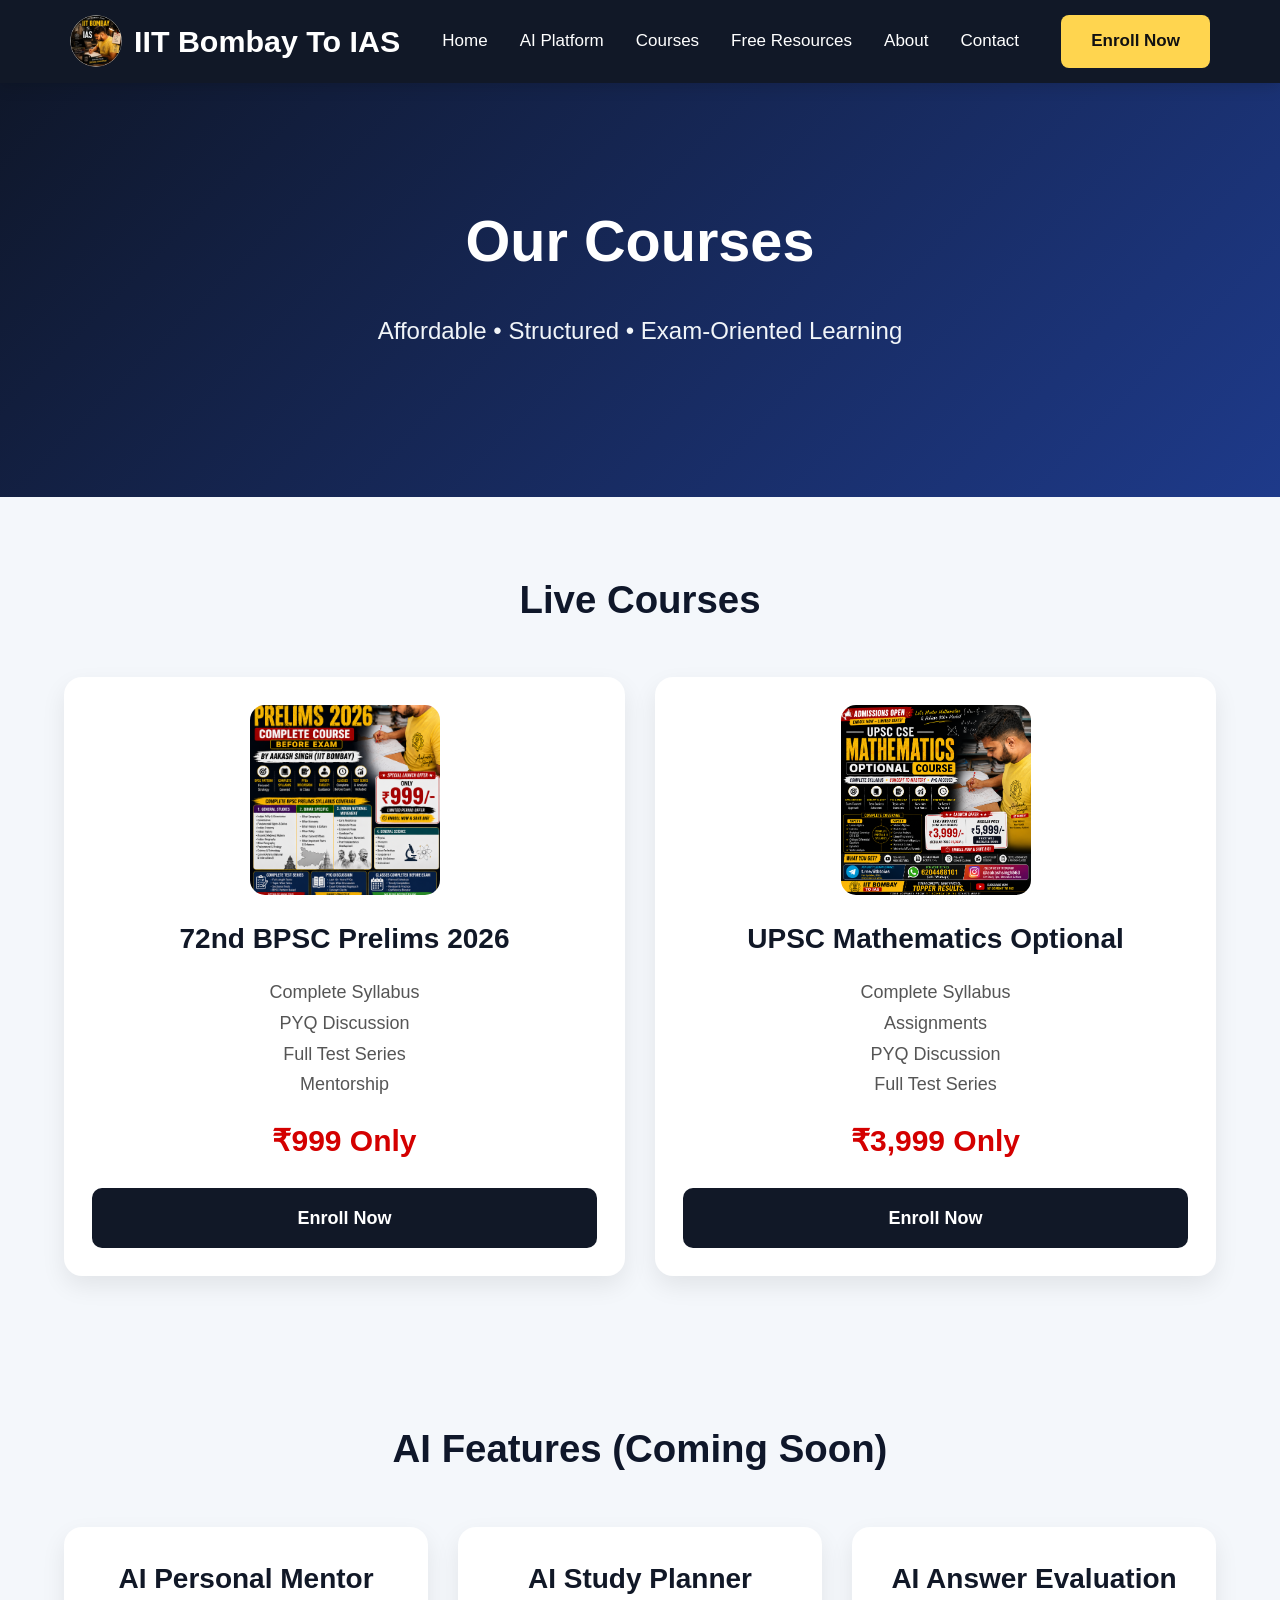
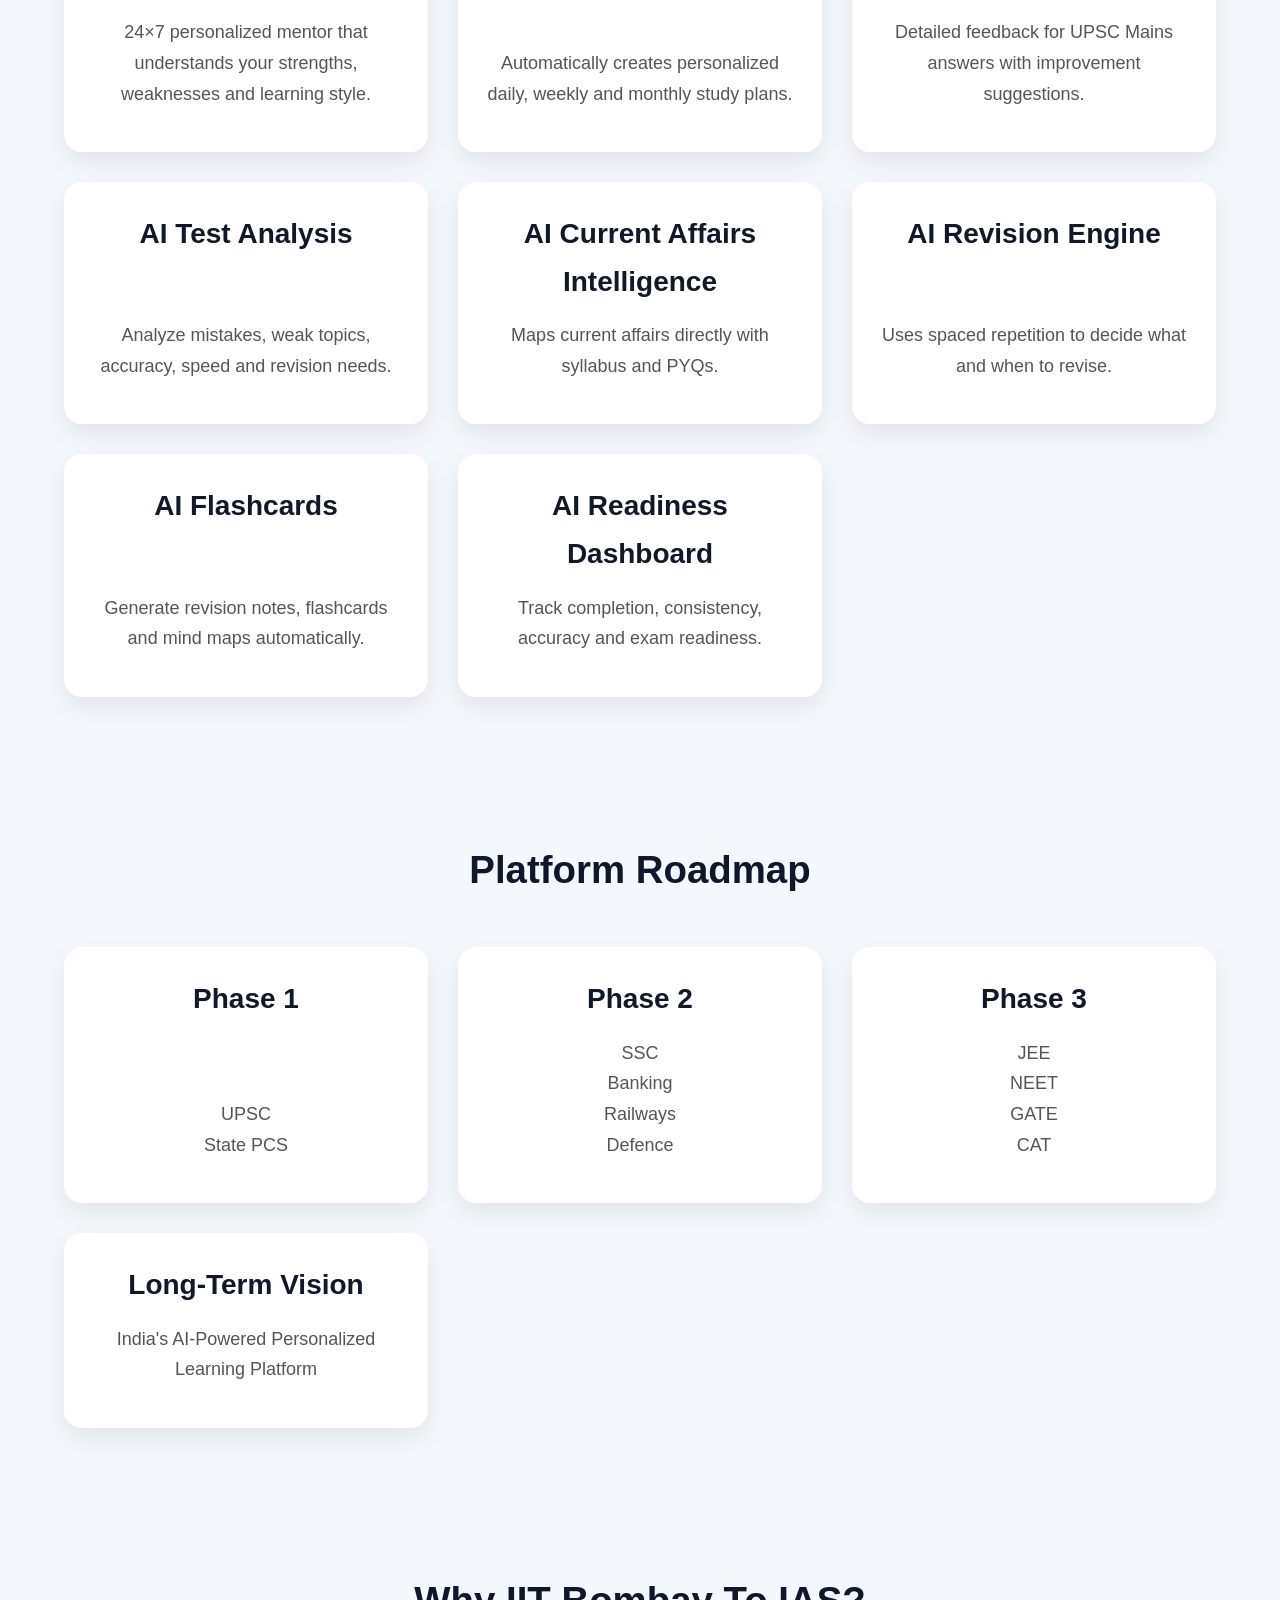
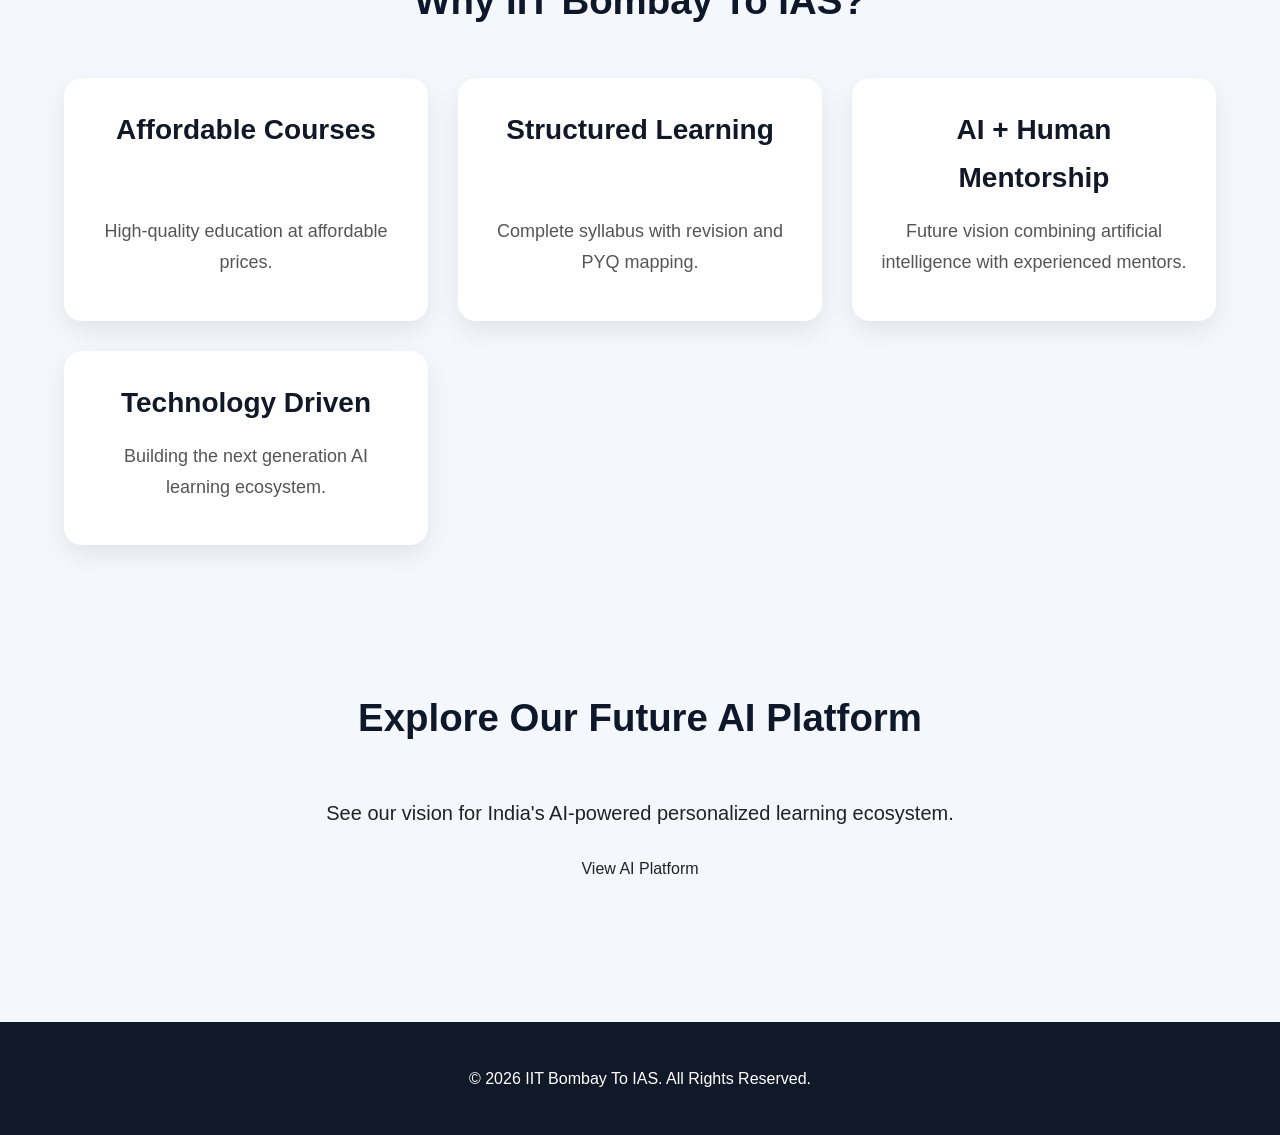
<file: courses.html>
<!DOCTYPE html>
<html lang="en">

<head>

<meta charset="UTF-8">
<meta name="viewport" content="width=device-width, initial-scale=1.0">

<title>Courses | IIT Bombay To IAS</title>

<meta name="description" content="Explore UPSC and BPSC courses from IIT Bombay To IAS — UPSC Mathematics Optional and 72nd BPSC Prelims 2026 with test series, PYQs and mentorship.">

<link rel="icon" type="image/png" href="images/logo.png">
<link rel="canonical" href="https://abhi1191.github.io/iitbombaytoias/courses.html">
<meta name="theme-color" content="#111827">
<meta property="og:type" content="website">
<meta property="og:title" content="Courses | IIT Bombay To IAS">
<meta property="og:description" content="UPSC Mathematics Optional and 72nd BPSC Prelims 2026 courses.">
<meta property="og:image" content="https://abhi1191.github.io/iitbombaytoias/images/logo.png">

<link rel="stylesheet" href="css/style.css">

</head>

<body>

<!-- ================= NAVIGATION ================= -->

<header>

<nav>

<div class="logo">

<img src="images/logo.png" alt="IIT Bombay To IAS">

<h2>IIT Bombay To IAS</h2>

</div>

<ul>

<li><a href="index.html">Home</a></li>

<li><a href="ai-platform.html">AI Platform</a></li>

<li><a href="courses.html">Courses</a></li>

<li><a href="resources.html">Free Resources</a></li>

<li><a href="about.html">About</a></li>

<li><a href="contact.html">Contact</a></li>

</ul>

<a data-cfg-href="enrollFormUrl" target="_blank" rel="noopener noreferrer" class="nav-btn btn">

Enroll Now

</a>

</nav>

</header>



<!-- ================= HERO ================= -->

<section class="hero">

<h1>

Our Courses

</h1>

<p>

Affordable • Structured • Exam-Oriented Learning

</p>

</section>



<!-- ================= CURRENT COURSES ================= -->

<section class="featured">

<h2>

Live Courses

</h2>

<div class="cards">


<!-- BPSC -->

<div class="course-card">

<img src="images/bpsc-course.jpg" alt="BPSC">

<h2>

72nd BPSC Prelims 2026

</h2>

<p>

Complete Syllabus

<br>

PYQ Discussion

<br>

Full Test Series

<br>

Mentorship

</p>

<h4>

₹999 Only

</h4>

<a href="courses/bpsc-prelims-2026.html" class="btn">

Enroll Now

</a>

</div>



<!-- Mathematics -->

<div class="course-card">

<img src="images/maths-course.jpg" alt="Mathematics">

<h2>

UPSC Mathematics Optional

</h2>

<p>

Complete Syllabus

<br>

Assignments

<br>

PYQ Discussion

<br>

Full Test Series

</p>

<h4>

₹3,999 Only

</h4>

<a href="courses/mathematics.html" class="btn">

Enroll Now

</a>

</div>


</div>

</section>





<!-- ================= FUTURE AI FEATURES ================= -->

<section class="featured">

<h2>

AI Features (Coming Soon)

</h2>

<div class="cards">

<div class="card">

<h3>

AI Personal Mentor

</h3>

<p>

24×7 personalized mentor that understands your strengths, weaknesses and learning style.

</p>

</div>

<div class="card">

<h3>

AI Study Planner

</h3>

<p>

Automatically creates personalized daily, weekly and monthly study plans.

</p>

</div>

<div class="card">

<h3>

AI Answer Evaluation

</h3>

<p>

Detailed feedback for UPSC Mains answers with improvement suggestions.

</p>

</div>

<div class="card">

<h3>

AI Test Analysis

</h3>

<p>

Analyze mistakes, weak topics, accuracy, speed and revision needs.

</p>

</div>

<div class="card">

<h3>

AI Current Affairs Intelligence

</h3>

<p>

Maps current affairs directly with syllabus and PYQs.

</p>

</div>

<div class="card">

<h3>

AI Revision Engine

</h3>

<p>

Uses spaced repetition to decide what and when to revise.

</p>

</div>

<div class="card">

<h3>

AI Flashcards

</h3>

<p>

Generate revision notes, flashcards and mind maps automatically.

</p>

</div>

<div class="card">

<h3>

AI Readiness Dashboard

</h3>

<p>

Track completion, consistency, accuracy and exam readiness.

</p>

</div>

</div>

</section>





<!-- ================= ROADMAP ================= -->

<section class="featured">

<h2>

Platform Roadmap

</h2>

<div class="cards">

<div class="card">

<h3>

Phase 1

</h3>

<p>

UPSC

<br>

State PCS

</p>

</div>

<div class="card">

<h3>

Phase 2

</h3>

<p>

SSC

<br>

Banking

<br>

Railways

<br>

Defence

</p>

</div>

<div class="card">

<h3>

Phase 3

</h3>

<p>

JEE

<br>

NEET

<br>

GATE

<br>

CAT

</p>

</div>

<div class="card">

<h3>

Long-Term Vision

</h3>

<p>

India's AI-Powered Personalized Learning Platform

</p>

</div>

</div>

</section>





<!-- ================= WHY US ================= -->

<section class="featured">

<h2>

Why IIT Bombay To IAS?

</h2>

<div class="cards">

<div class="card">

<h3>

Affordable Courses

</h3>

<p>

High-quality education at affordable prices.

</p>

</div>

<div class="card">

<h3>

Structured Learning

</h3>

<p>

Complete syllabus with revision and PYQ mapping.

</p>

</div>

<div class="card">

<h3>

AI + Human Mentorship

</h3>

<p>

Future vision combining artificial intelligence with experienced mentors.

</p>

</div>

<div class="card">

<h3>

Technology Driven

</h3>

<p>

Building the next generation AI learning ecosystem.

</p>

</div>

</div>

</section>





<!-- ================= CTA ================= -->

<section class="featured">

<h2>

Explore Our Future AI Platform

</h2>

<p style="text-align:center;font-size:20px;margin-bottom:25px;">

See our vision for India's AI-powered personalized learning ecosystem.

</p>

<div style="text-align:center;">

<a href="ai-platform.html" class="btn">

View AI Platform

</a>

</div>

</section>





<!-- ================= FOOTER ================= -->

<footer>

<p>

© 2026 IIT Bombay To IAS. All Rights Reserved.

</p>

</footer>

<script src="js/config.js"></script>
<script src="js/script.js"></script>

</body>

</html>
</file>
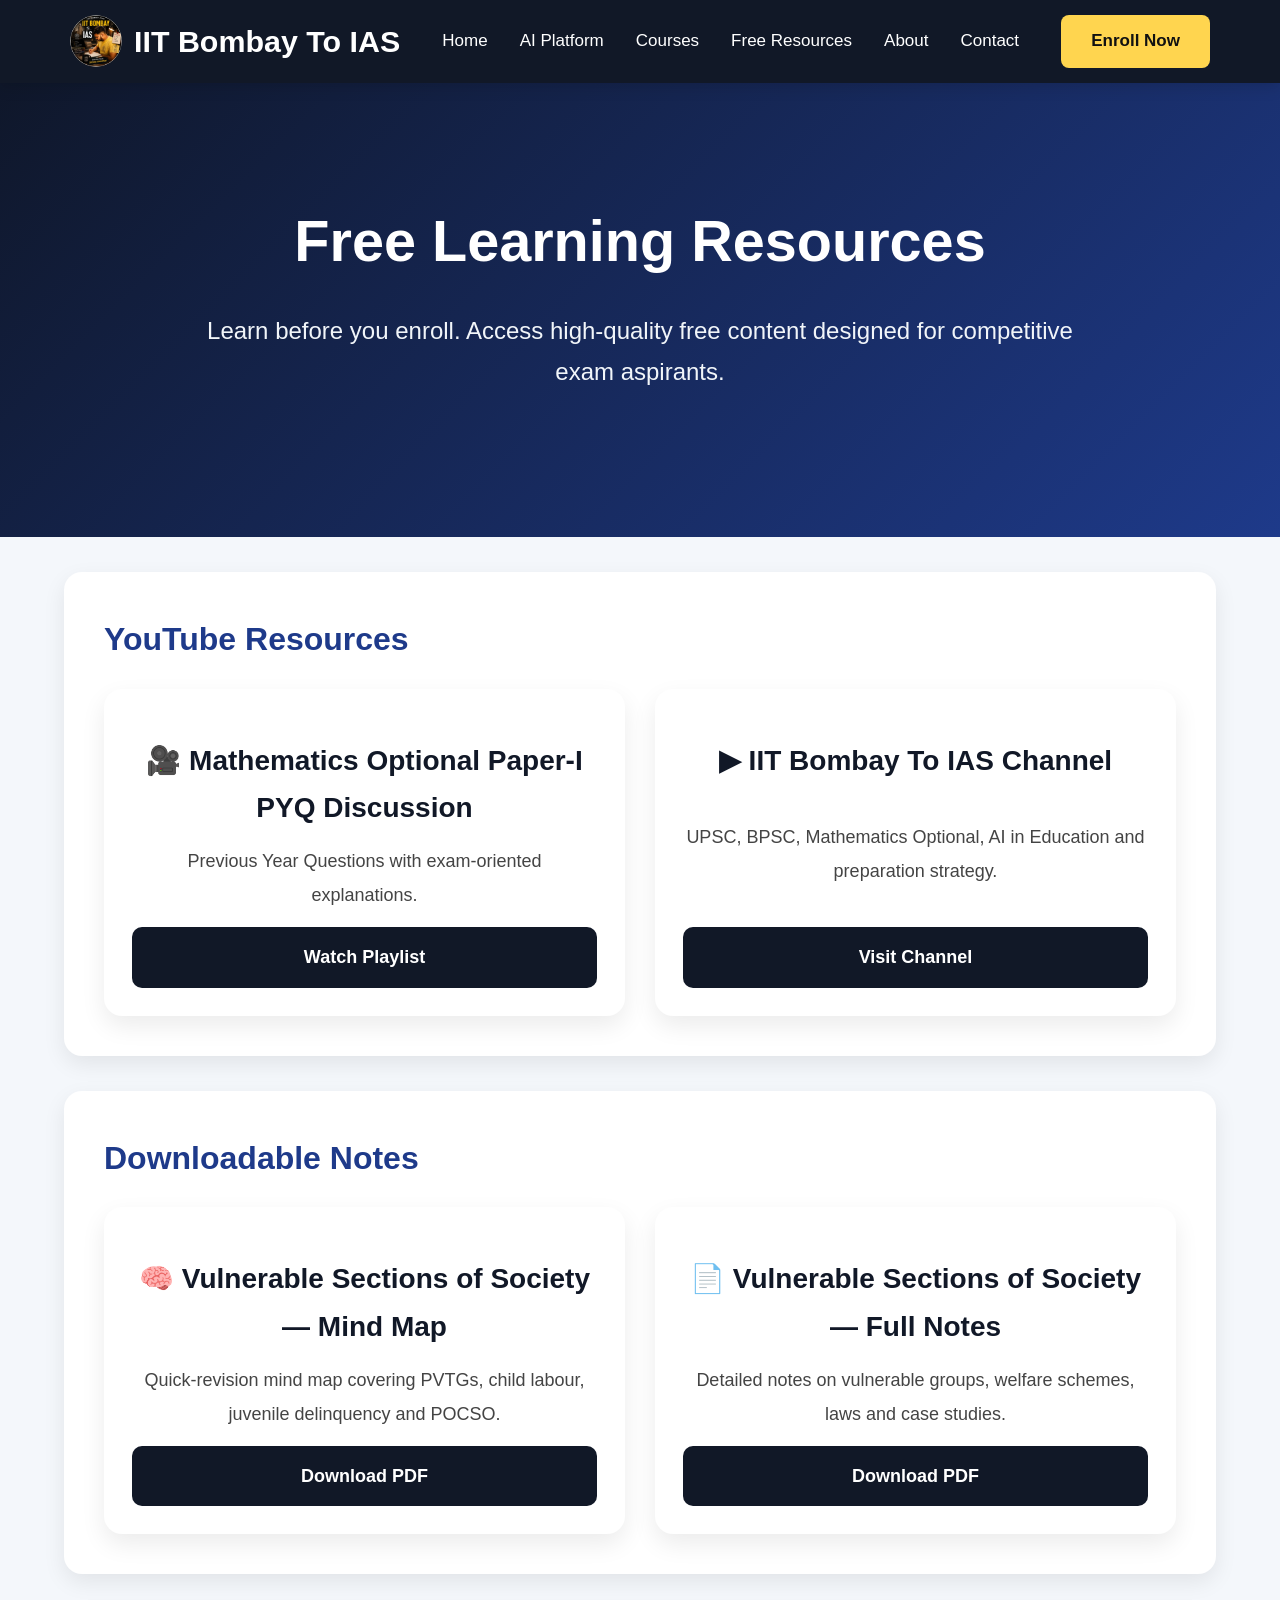
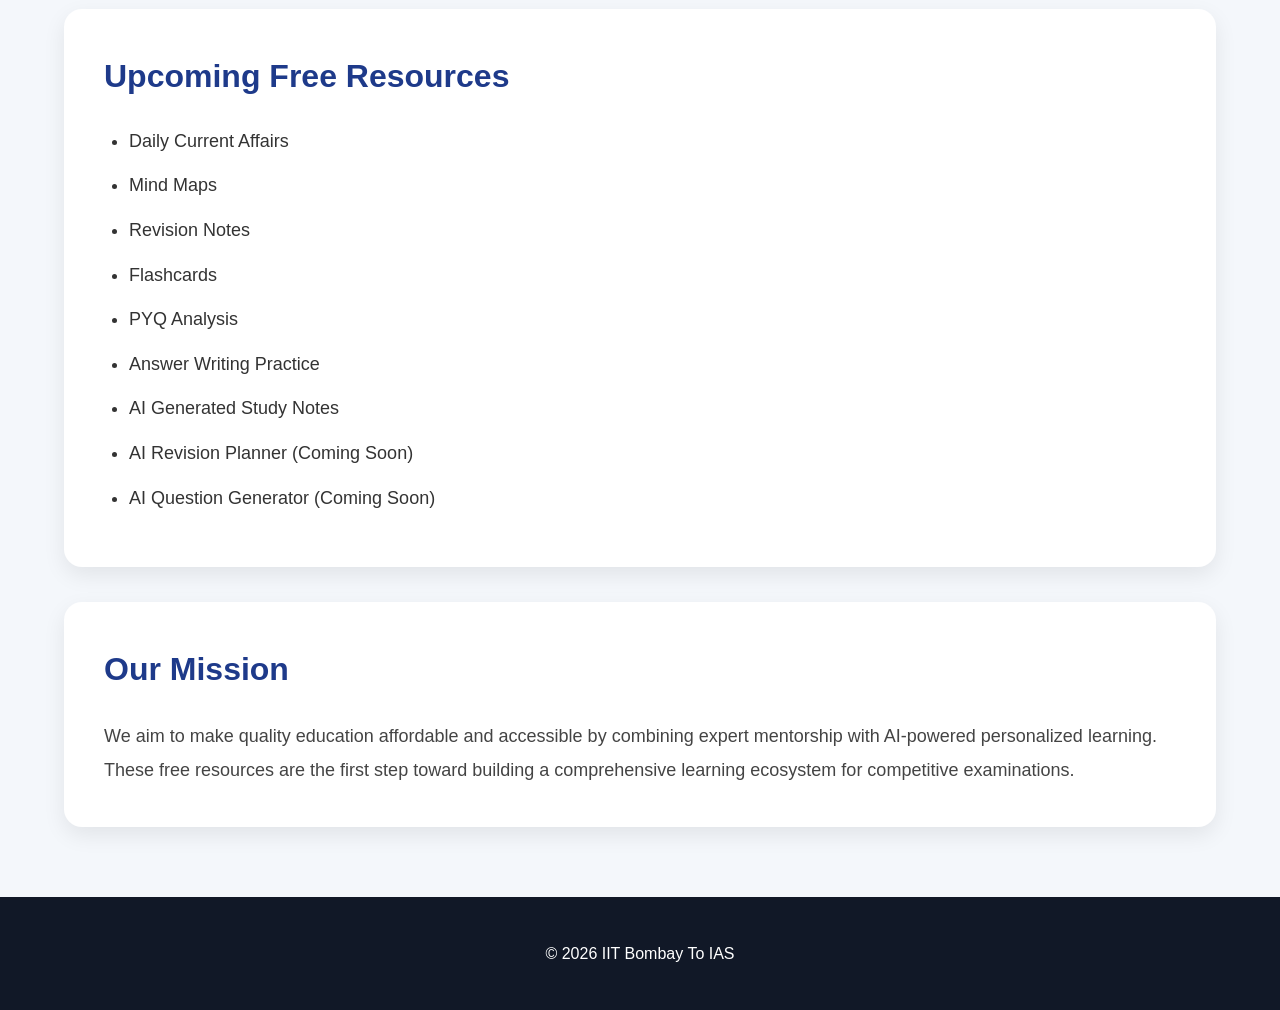
<file: resources.html>
<!DOCTYPE html>
<html lang="en">

<head>

<meta charset="UTF-8">

<meta name="viewport" content="width=device-width, initial-scale=1.0">

<title>Free Resources | IIT Bombay To IAS</title>

<meta name="description" content="Free UPSC and BPSC preparation resources from IIT Bombay To IAS — Mathematics Optional PYQ discussions, strategy videos and the YouTube channel.">

<link rel="icon" type="image/png" href="images/logo.png">
<link rel="canonical" href="https://abhi1191.github.io/iitbombaytoias/resources.html">
<meta name="theme-color" content="#111827">
<meta property="og:type" content="website">
<meta property="og:title" content="Free Resources | IIT Bombay To IAS">
<meta property="og:description" content="Free UPSC/BPSC strategy, Mathematics Optional and PYQ discussions.">
<meta property="og:image" content="https://abhi1191.github.io/iitbombaytoias/images/logo.png">

<link rel="stylesheet" href="css/style.css">

</head>

<body>

<header>

<nav>

<div class="logo">

<img src="images/logo.png" alt="IIT Bombay To IAS">

<h2>IIT Bombay To IAS</h2>

</div>

<ul>

<li><a href="index.html">Home</a></li>

<li><a href="ai-platform.html">AI Platform</a></li>

<li><a href="courses.html">Courses</a></li>

<li><a href="resources.html">Free Resources</a></li>

<li><a href="about.html">About</a></li>

<li><a href="contact.html">Contact</a></li>

</ul>

<a data-cfg-href="enrollFormUrl" target="_blank" rel="noopener noreferrer" class="nav-btn btn">

Enroll Now

</a>

</nav>

</header>

<section class="hero">

<h1>

Free Learning Resources

</h1>

<p>

Learn before you enroll. Access high-quality free content designed for competitive exam aspirants.

</p>

</section>

<section class="details">

<h2>

YouTube Resources

</h2>

<div class="cards">

<div class="card">

<h3>

🎥 Mathematics Optional Paper-I PYQ Discussion

</h3>

<p>

Previous Year Questions with exam-oriented explanations.

</p>

<a data-cfg-href="youtubePlaylistUrl" target="_blank" rel="noopener noreferrer" class="btn">

Watch Playlist

</a>

</div>

<div class="card">

<h3>

▶ IIT Bombay To IAS Channel

</h3>

<p>

UPSC, BPSC, Mathematics Optional, AI in Education and preparation strategy.

</p>

<a data-cfg-href="youtubeChannelUrl" target="_blank" rel="noopener noreferrer" class="btn">

Visit Channel

</a>

</div>

</div>

</section>

<section class="details">

<h2>

Downloadable Notes

</h2>

<div class="cards">

<div class="card">

<h3>

🧠 Vulnerable Sections of Society — Mind Map

</h3>

<p>

Quick-revision mind map covering PVTGs, child labour, juvenile delinquency and POCSO.

</p>

<a data-cfg-href="mindmapPdfUrl" download target="_blank" rel="noopener noreferrer" class="btn">

Download PDF

</a>

</div>

<div class="card">

<h3>

📄 Vulnerable Sections of Society — Full Notes

</h3>

<p>

Detailed notes on vulnerable groups, welfare schemes, laws and case studies.

</p>

<a data-cfg-href="chatbotPdfUrl" download target="_blank" rel="noopener noreferrer" class="btn">

Download PDF

</a>

</div>

</div>

</section>

<section class="details">

<h2>

Upcoming Free Resources

</h2>

<ul>

<li>Daily Current Affairs</li>

<li>Mind Maps</li>

<li>Revision Notes</li>

<li>Flashcards</li>

<li>PYQ Analysis</li>

<li>Answer Writing Practice</li>

<li>AI Generated Study Notes</li>

<li>AI Revision Planner (Coming Soon)</li>

<li>AI Question Generator (Coming Soon)</li>

</ul>

</section>

<section class="details">

<h2>

Our Mission

</h2>

<p>

We aim to make quality education affordable and accessible by combining expert mentorship with AI-powered personalized learning. These free resources are the first step toward building a comprehensive learning ecosystem for competitive examinations.

</p>

</section>

<footer>

<p>

© 2026 IIT Bombay To IAS

</p>

</footer>

<script src="js/config.js"></script>
<script src="js/script.js"></script>

</body>

</html>
</file>
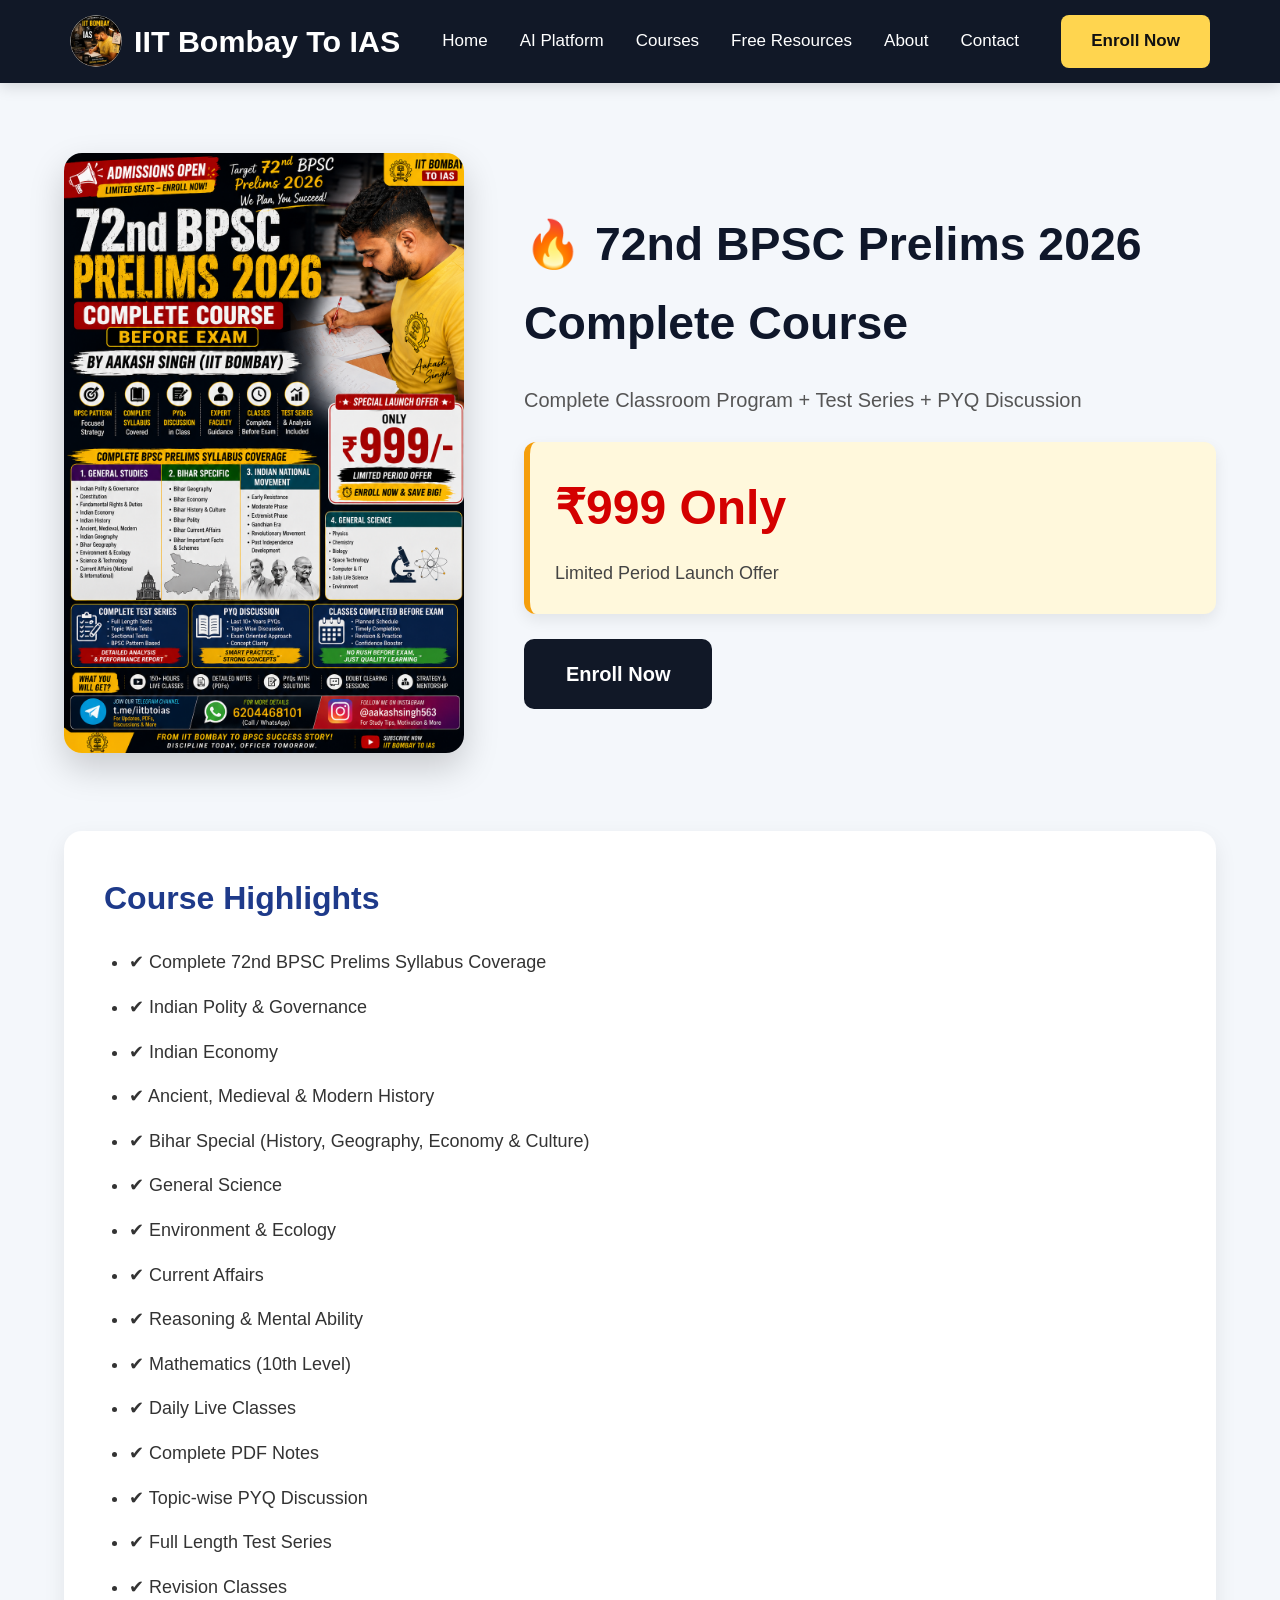
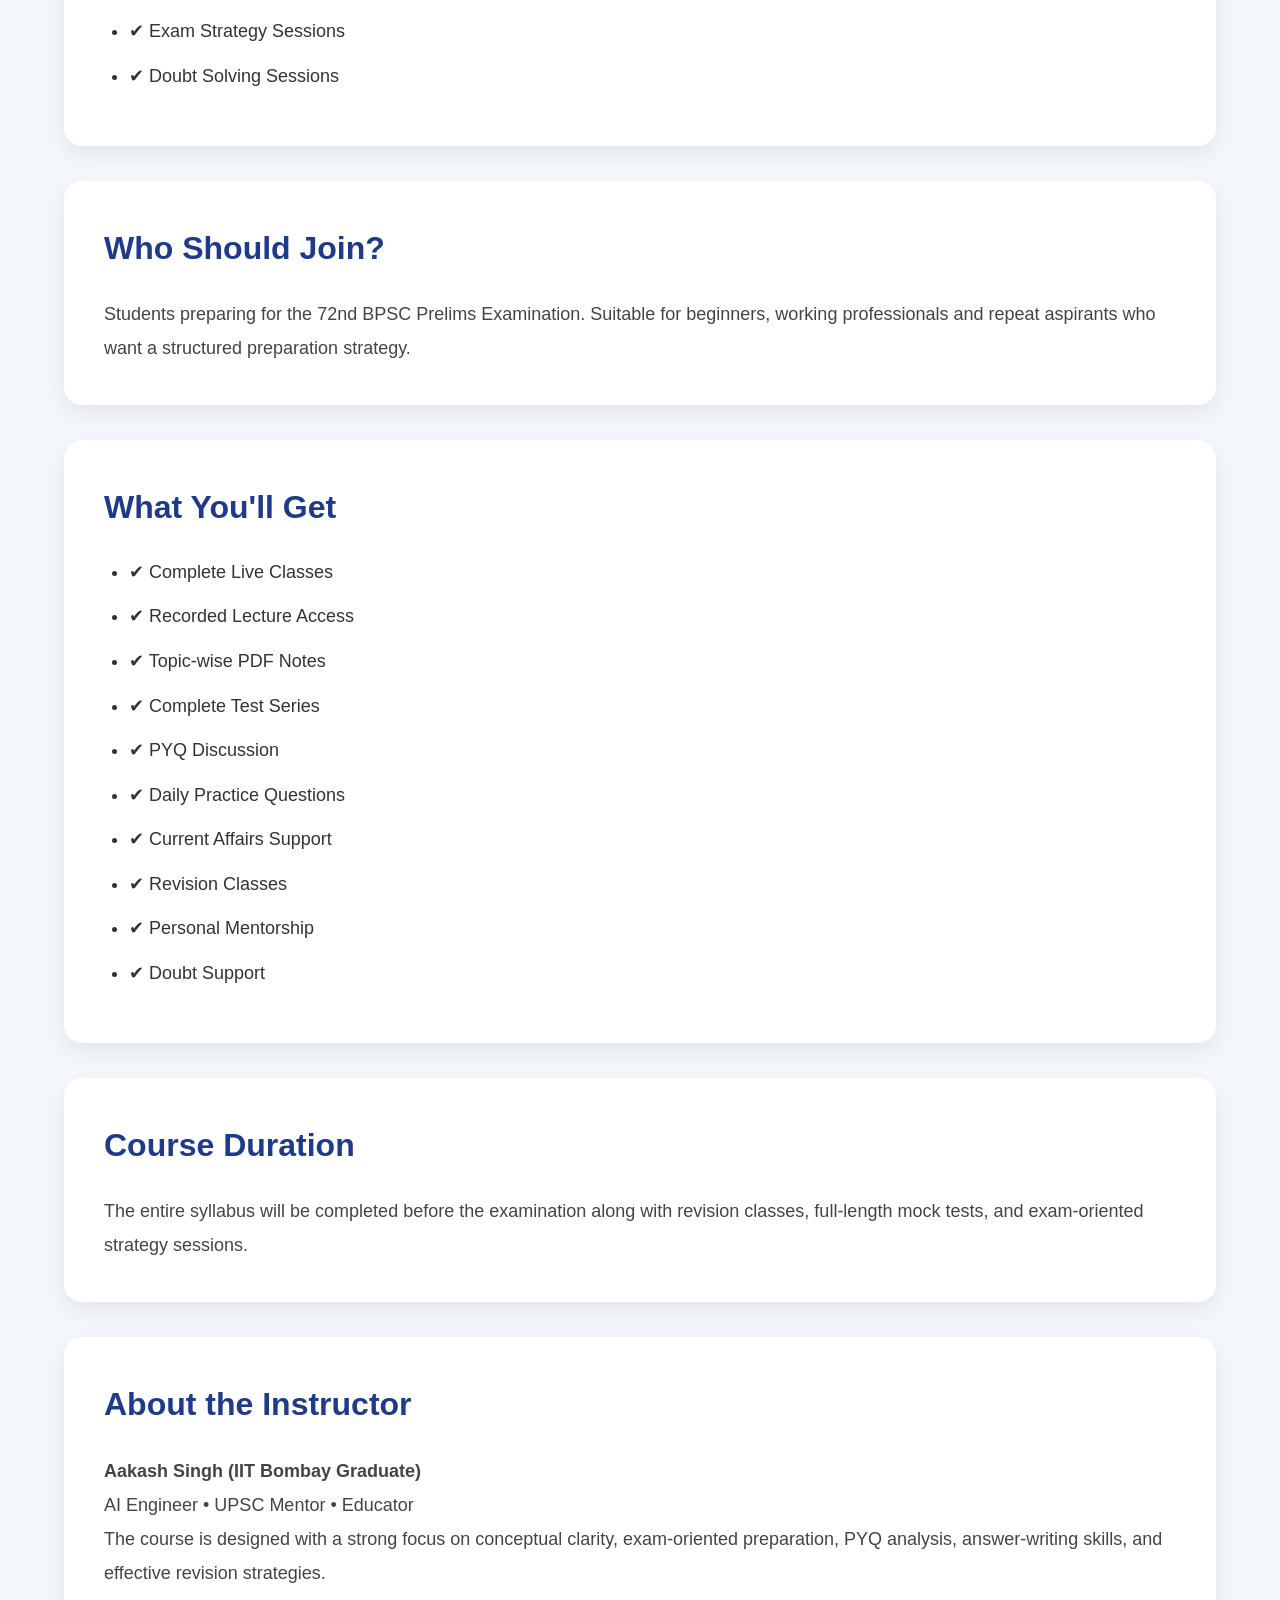
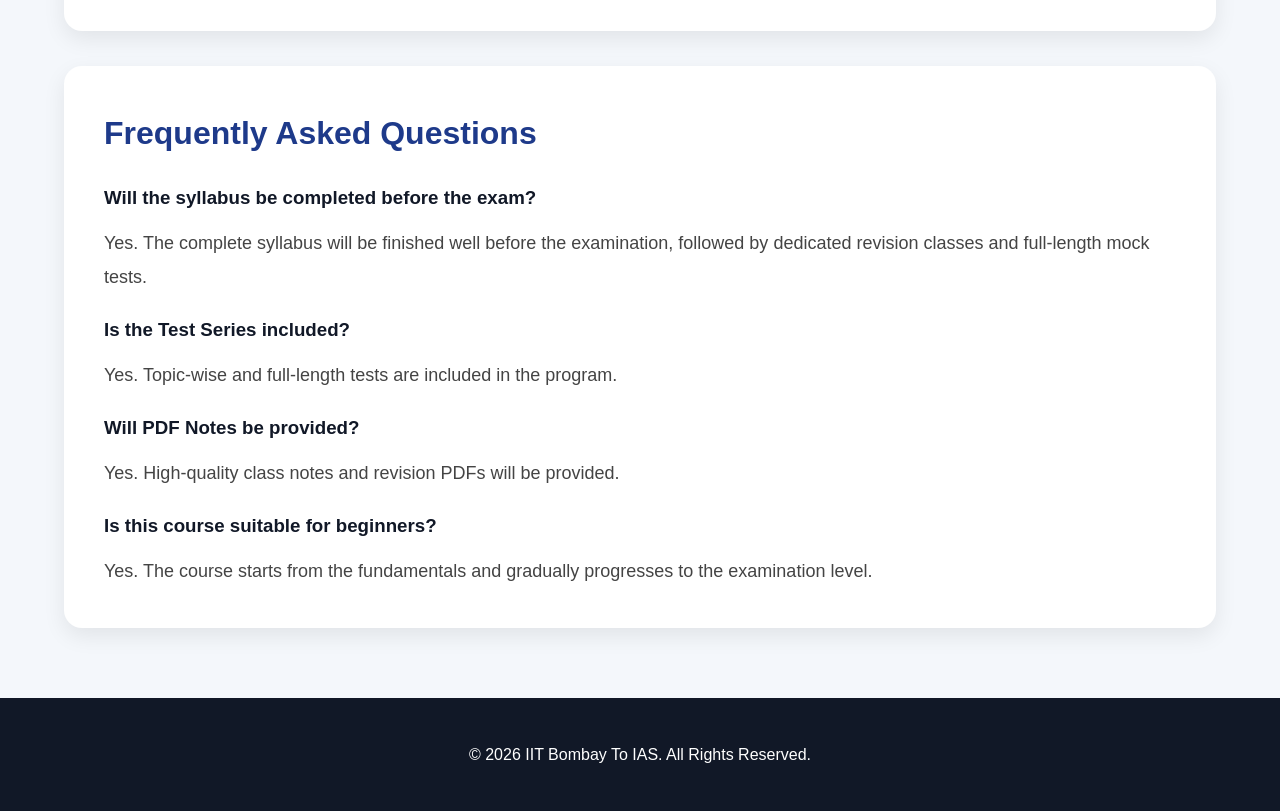
<file: courses/bpsc-prelims-2026.html>
<!DOCTYPE html>
<html lang="en">

<head>

<meta charset="UTF-8">

<meta name="viewport" content="width=device-width, initial-scale=1.0">

<title>72nd BPSC Prelims 2026 Complete Course | IIT Bombay To IAS</title>

<meta name="description" content="72nd BPSC Prelims 2026 complete course by IIT Bombay To IAS — full course, test series, Bihar Special and PYQs.">

<link rel="icon" type="image/png" href="../images/logo.png">
<link rel="canonical" href="https://abhi1191.github.io/iitbombaytoias/courses/bpsc-prelims-2026.html">
<meta name="theme-color" content="#111827">
<meta property="og:type" content="website">
<meta property="og:title" content="72nd BPSC Prelims 2026 Complete Course | IIT Bombay To IAS">
<meta property="og:description" content="Full course, test series, Bihar Special and PYQs for 72nd BPSC Prelims 2026.">
<meta property="og:image" content="https://abhi1191.github.io/iitbombaytoias/images/logo.png">

<link rel="stylesheet" href="../css/style.css">

</head>

<body>

<!-- ================= NAVBAR ================= -->

<header>

<nav>

<div class="logo">

<img src="../images/logo.png" alt="IIT Bombay To IAS">

<h2>IIT Bombay To IAS</h2>

</div>

<ul>

<li><a href="../index.html">Home</a></li>

<li><a href="../ai-platform.html">AI Platform</a></li>

<li><a href="../courses.html">Courses</a></li>

<li><a href="../resources.html">Free Resources</a></li>

<li><a href="../about.html">About</a></li>

<li><a href="../contact.html">Contact</a></li>

</ul>

<a data-cfg-href="enrollFormUrl" target="_blank" rel="noopener noreferrer" class="nav-btn btn">

Enroll Now

</a>

</nav>

</header>





<!-- ================= COURSE HERO ================= -->

<section class="course-page">

<div class="course-left">

<img
class="course-image"
src="../images/bpsc-course.jpg"
alt="72nd BPSC Course">

</div>



<div class="course-right">

<h1>

🔥 72nd BPSC Prelims 2026 Complete Course

</h1>

<p>

Complete Classroom Program + Test Series + PYQ Discussion

</p>

<div class="price-box">

<h2>

₹999 Only

</h2>

<span>

Limited Period Launch Offer

</span>

</div>

<a data-cfg-href="enrollFormUrl" target="_blank" rel="noopener noreferrer" class="buy-btn btn">

Enroll Now

</a>

</div>

</section>





<!-- ================= COURSE HIGHLIGHTS ================= -->

<section class="details">

<h2>

Course Highlights

</h2>

<ul>

<li>✔ Complete 72nd BPSC Prelims Syllabus Coverage</li>

<li>✔ Indian Polity & Governance</li>

<li>✔ Indian Economy</li>

<li>✔ Ancient, Medieval & Modern History</li>

<li>✔ Bihar Special (History, Geography, Economy & Culture)</li>

<li>✔ General Science</li>

<li>✔ Environment & Ecology</li>

<li>✔ Current Affairs</li>

<li>✔ Reasoning & Mental Ability</li>

<li>✔ Mathematics (10th Level)</li>

<li>✔ Daily Live Classes</li>

<li>✔ Complete PDF Notes</li>

<li>✔ Topic-wise PYQ Discussion</li>

<li>✔ Full Length Test Series</li>

<li>✔ Revision Classes</li>

<li>✔ Exam Strategy Sessions</li>

<li>✔ Doubt Solving Sessions</li>

</ul>

</section>





<!-- ================= WHO SHOULD JOIN ================= -->

<section class="details">

<h2>

Who Should Join?

</h2>

<p>

Students preparing for the 72nd BPSC Prelims Examination.

Suitable for beginners, working professionals and repeat aspirants who want a structured preparation strategy.

</p>

</section>





<!-- ================= WHAT YOU GET ================= -->

<section class="details">

<h2>

What You'll Get

</h2>

<ul>

<li>✔ Complete Live Classes</li>

<li>✔ Recorded Lecture Access</li>

<li>✔ Topic-wise PDF Notes</li>

<li>✔ Complete Test Series</li>

<li>✔ PYQ Discussion</li>

<li>✔ Daily Practice Questions</li>

<li>✔ Current Affairs Support</li>

<li>✔ Revision Classes</li>

<li>✔ Personal Mentorship</li>

<li>✔ Doubt Support</li>

</ul>

</section>





<!-- ================= COURSE DURATION ================= -->

<section class="details">

<h2>

Course Duration

</h2>

<p>

The entire syllabus will be completed before the examination along with revision classes, full-length mock tests, and exam-oriented strategy sessions.

</p>

</section>





<!-- ================= ABOUT INSTRUCTOR ================= -->

<section class="details">

<h2>

About the Instructor

</h2>

<p>

<b>Aakash Singh (IIT Bombay Graduate)</b>

</p>

<p>

AI Engineer • UPSC Mentor • Educator

</p>

<p>

The course is designed with a strong focus on conceptual clarity, exam-oriented preparation, PYQ analysis, answer-writing skills, and effective revision strategies.

</p>

</section>





<!-- ================= FAQ ================= -->

<section class="details">

<h2>

Frequently Asked Questions

</h2>

<h3>

Will the syllabus be completed before the exam?

</h3>

<p>

Yes. The complete syllabus will be finished well before the examination, followed by dedicated revision classes and full-length mock tests.

</p>

<h3>

Is the Test Series included?

</h3>

<p>

Yes. Topic-wise and full-length tests are included in the program.

</p>

<h3>

Will PDF Notes be provided?

</h3>

<p>

Yes. High-quality class notes and revision PDFs will be provided.

</p>

<h3>

Is this course suitable for beginners?

</h3>

<p>

Yes. The course starts from the fundamentals and gradually progresses to the examination level.

</p>

</section>





<footer>

<p>

© 2026 IIT Bombay To IAS. All Rights Reserved.

</p>

</footer>

<script src="../js/config.js"></script>
<script src="../js/script.js"></script>

</body>

</html>
</file>
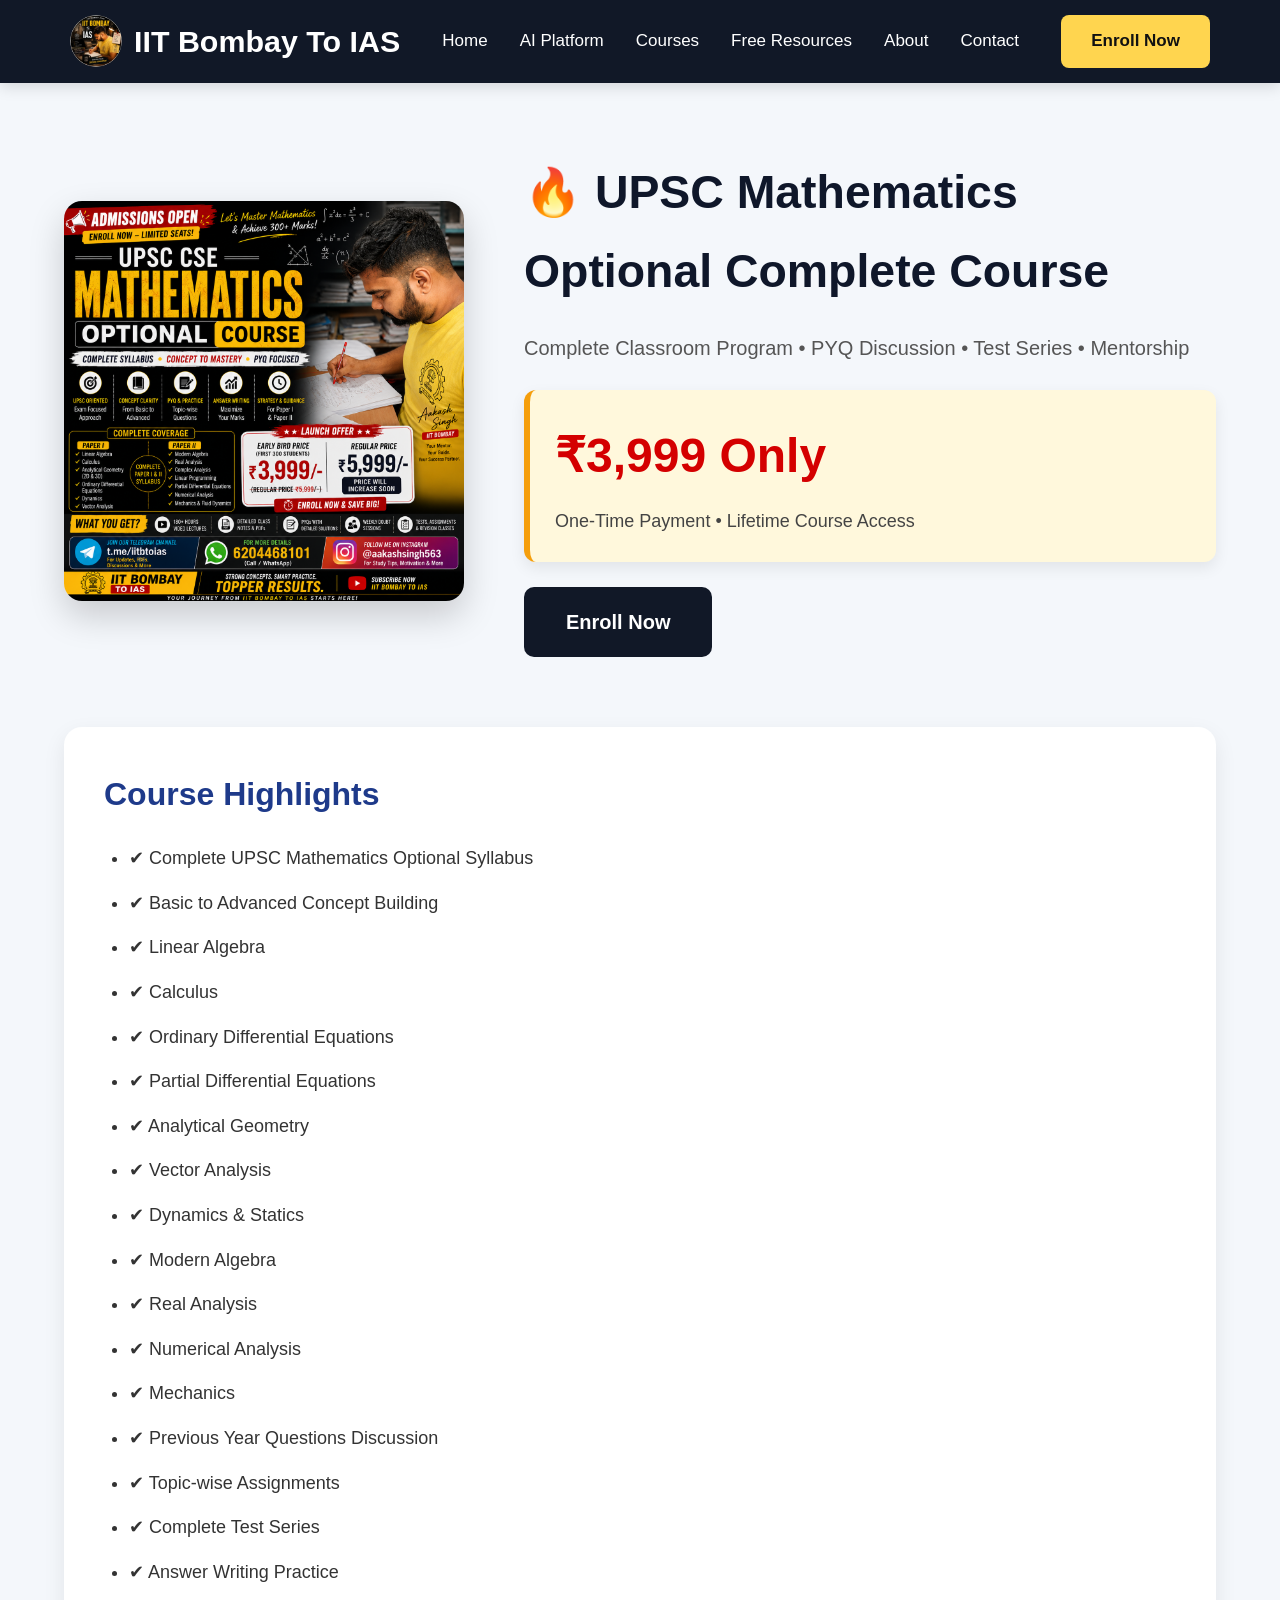
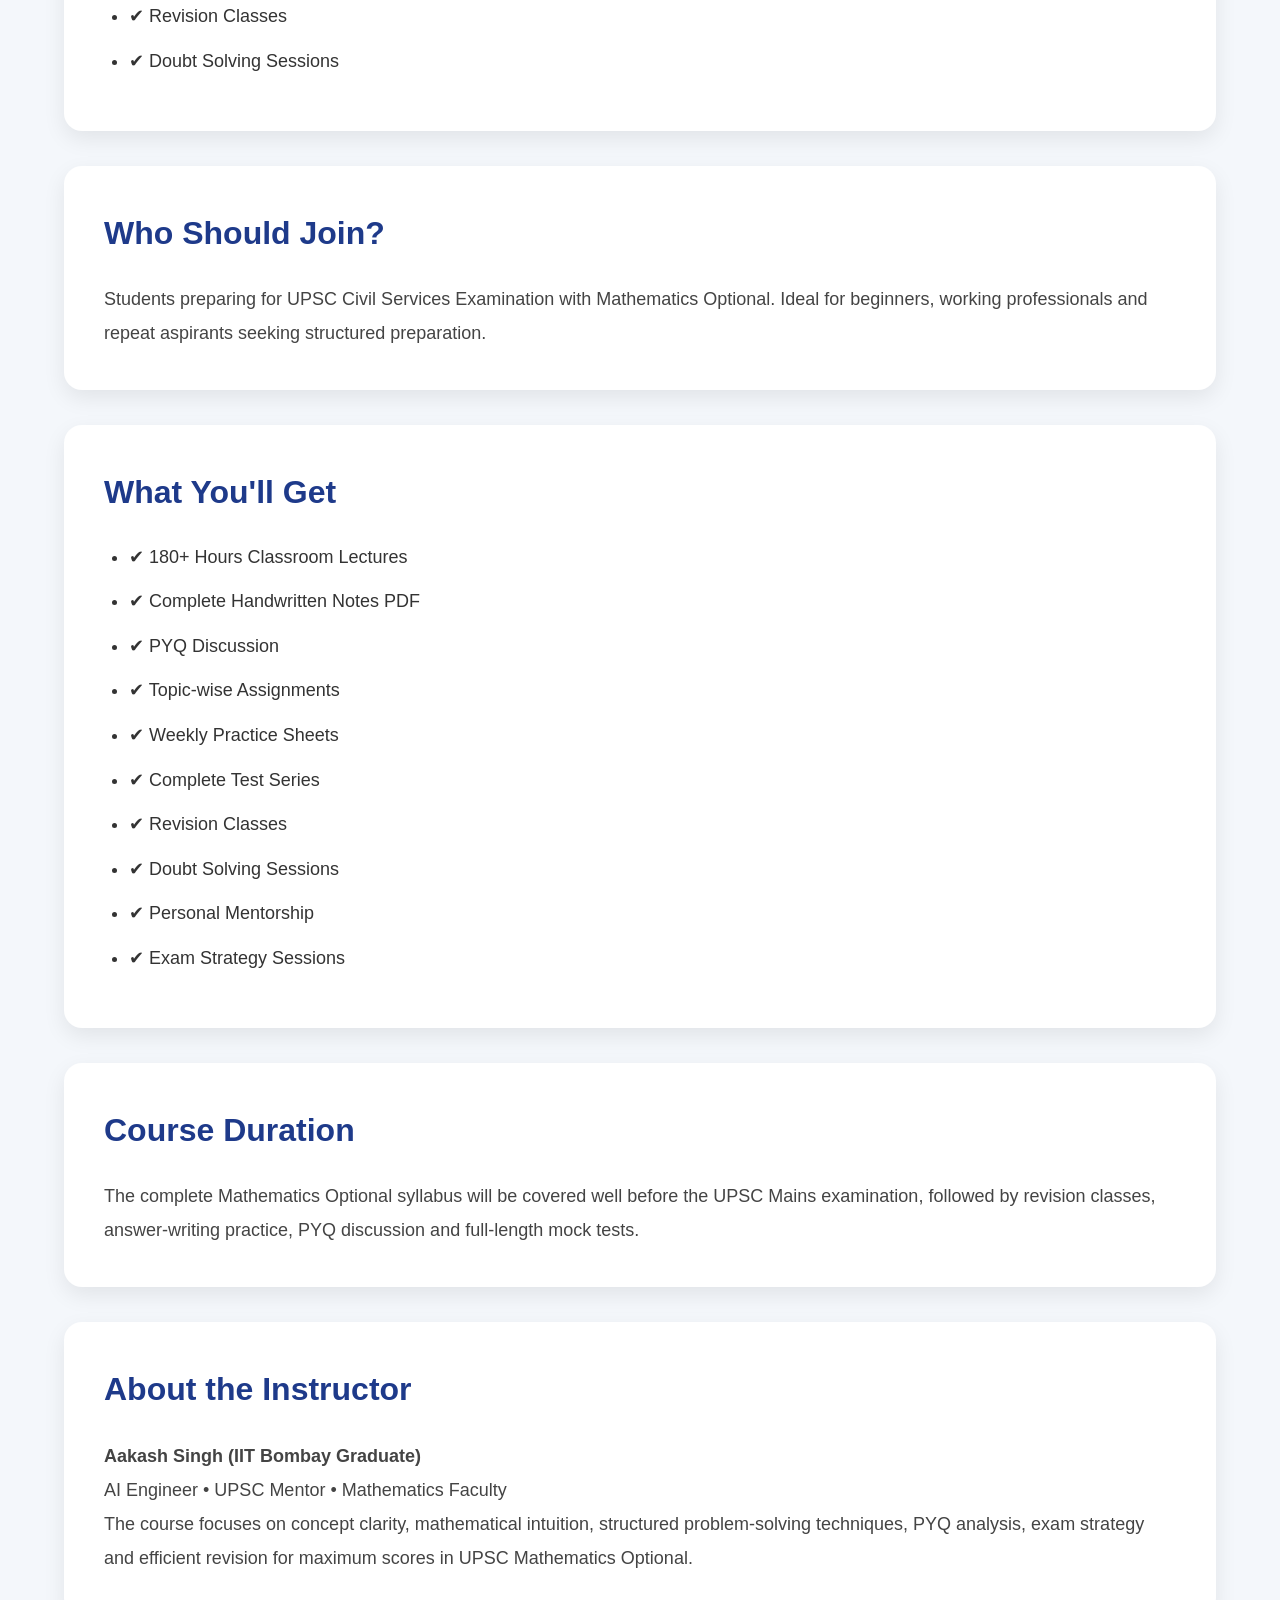
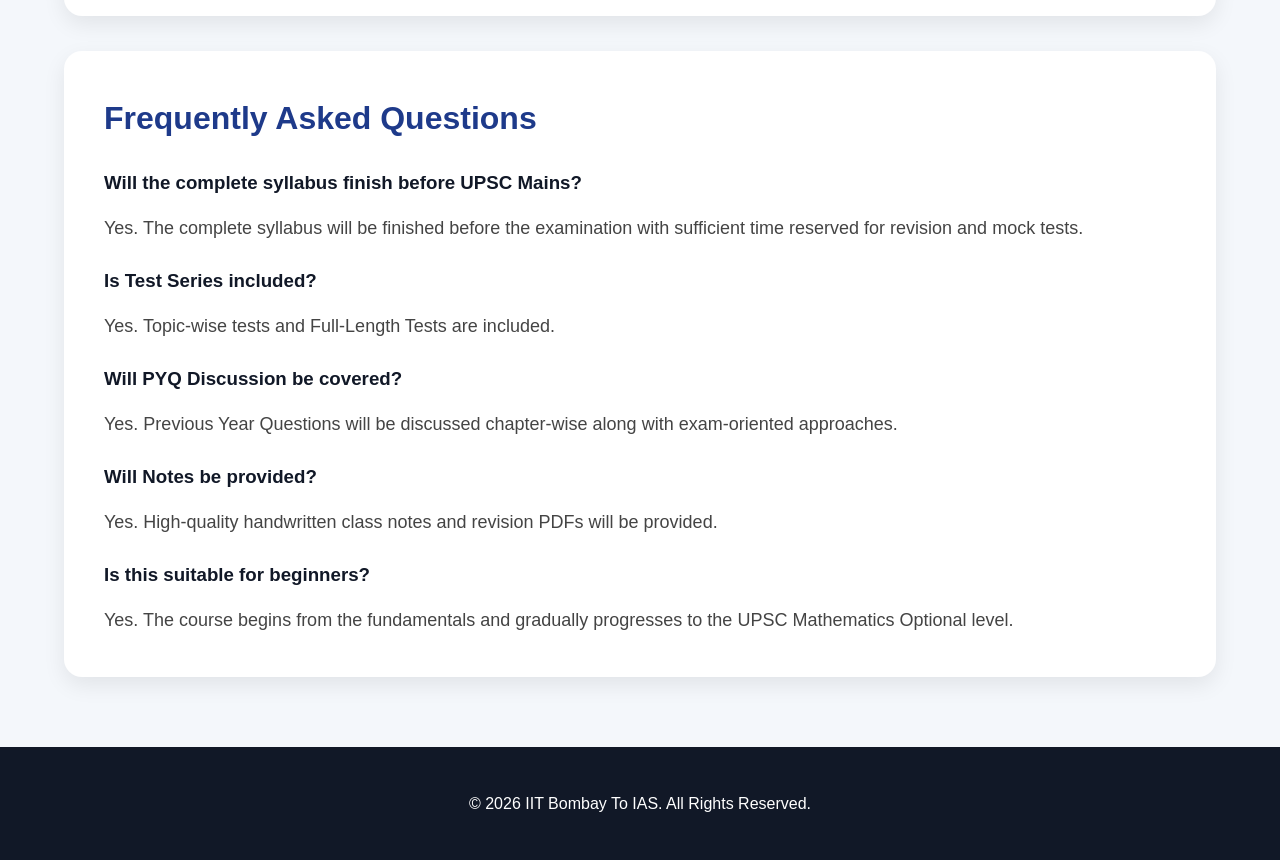
<file: courses/mathematics.html>
<!DOCTYPE html>
<html lang="en">

<head>

<meta charset="UTF-8">
<meta name="viewport" content="width=device-width, initial-scale=1.0">

<title>UPSC Mathematics Optional Complete Course | IIT Bombay To IAS</title>

<meta name="description" content="UPSC Mathematics Optional complete classroom course by IIT Bombay To IAS — full syllabus, assignments, PYQ discussion and test series.">

<link rel="icon" type="image/png" href="../images/logo.png">
<link rel="canonical" href="https://abhi1191.github.io/iitbombaytoias/courses/mathematics.html">
<meta name="theme-color" content="#111827">
<meta property="og:type" content="website">
<meta property="og:title" content="UPSC Mathematics Optional Complete Course | IIT Bombay To IAS">
<meta property="og:description" content="Full syllabus, assignments, PYQ discussion and test series for UPSC Mathematics Optional.">
<meta property="og:image" content="https://abhi1191.github.io/iitbombaytoias/images/logo.png">

<link rel="stylesheet" href="../css/style.css">

</head>

<body>

<!-- ================= NAVBAR ================= -->

<header>

<nav>

<div class="logo">

<img src="../images/logo.png" alt="IIT Bombay To IAS">

<h2>IIT Bombay To IAS</h2>

</div>

<ul>

<li><a href="../index.html">Home</a></li>

<li><a href="../ai-platform.html">AI Platform</a></li>

<li><a href="../courses.html">Courses</a></li>

<li><a href="../resources.html">Free Resources</a></li>

<li><a href="../about.html">About</a></li>

<li><a href="../contact.html">Contact</a></li>

</ul>

<a data-cfg-href="enrollFormUrl" target="_blank" rel="noopener noreferrer" class="nav-btn btn">

Enroll Now

</a>

</nav>

</header>



<!-- ================= COURSE HERO ================= -->

<section class="course-page">

<div class="course-left">

<img
class="course-image"
src="../images/maths-course.jpg"
alt="UPSC Mathematics Optional">

</div>

<div class="course-right">

<h1>

🔥 UPSC Mathematics Optional Complete Course

</h1>

<p>

Complete Classroom Program • PYQ Discussion • Test Series • Mentorship

</p>

<div class="price-box">

<h2>

₹3,999 Only

</h2>

<span>

One-Time Payment • Lifetime Course Access

</span>

</div>

<a data-cfg-href="enrollFormUrl" target="_blank" rel="noopener noreferrer" class="buy-btn btn">

Enroll Now

</a>

</div>

</section>



<!-- ================= COURSE HIGHLIGHTS ================= -->

<section class="details">

<h2>

Course Highlights

</h2>

<ul>

<li>✔ Complete UPSC Mathematics Optional Syllabus</li>

<li>✔ Basic to Advanced Concept Building</li>

<li>✔ Linear Algebra</li>

<li>✔ Calculus</li>

<li>✔ Ordinary Differential Equations</li>

<li>✔ Partial Differential Equations</li>

<li>✔ Analytical Geometry</li>

<li>✔ Vector Analysis</li>

<li>✔ Dynamics & Statics</li>

<li>✔ Modern Algebra</li>

<li>✔ Real Analysis</li>

<li>✔ Numerical Analysis</li>

<li>✔ Mechanics</li>

<li>✔ Previous Year Questions Discussion</li>

<li>✔ Topic-wise Assignments</li>

<li>✔ Complete Test Series</li>

<li>✔ Answer Writing Practice</li>

<li>✔ Revision Classes</li>

<li>✔ Doubt Solving Sessions</li>

</ul>

</section>



<!-- ================= WHO SHOULD JOIN ================= -->

<section class="details">

<h2>

Who Should Join?

</h2>

<p>

Students preparing for UPSC Civil Services Examination with Mathematics Optional.

Ideal for beginners, working professionals and repeat aspirants seeking structured preparation.

</p>

</section>



<!-- ================= WHAT YOU GET ================= -->

<section class="details">

<h2>

What You'll Get

</h2>

<ul>

<li>✔ 180+ Hours Classroom Lectures</li>

<li>✔ Complete Handwritten Notes PDF</li>

<li>✔ PYQ Discussion</li>

<li>✔ Topic-wise Assignments</li>

<li>✔ Weekly Practice Sheets</li>

<li>✔ Complete Test Series</li>

<li>✔ Revision Classes</li>

<li>✔ Doubt Solving Sessions</li>

<li>✔ Personal Mentorship</li>

<li>✔ Exam Strategy Sessions</li>

</ul>

</section>



<!-- ================= COURSE DURATION ================= -->

<section class="details">

<h2>

Course Duration

</h2>

<p>

The complete Mathematics Optional syllabus will be covered well before the UPSC Mains examination, followed by revision classes, answer-writing practice, PYQ discussion and full-length mock tests.

</p>

</section>



<!-- ================= ABOUT INSTRUCTOR ================= -->

<section class="details">

<h2>

About the Instructor

</h2>

<p>

<b>Aakash Singh (IIT Bombay Graduate)</b>

</p>

<p>

AI Engineer • UPSC Mentor • Mathematics Faculty

</p>

<p>

The course focuses on concept clarity, mathematical intuition, structured problem-solving techniques, PYQ analysis, exam strategy and efficient revision for maximum scores in UPSC Mathematics Optional.

</p>

</section>



<!-- ================= FAQ ================= -->

<section class="details">

<h2>

Frequently Asked Questions

</h2>

<h3>

Will the complete syllabus finish before UPSC Mains?

</h3>

<p>

Yes. The complete syllabus will be finished before the examination with sufficient time reserved for revision and mock tests.

</p>

<h3>

Is Test Series included?

</h3>

<p>

Yes. Topic-wise tests and Full-Length Tests are included.

</p>

<h3>

Will PYQ Discussion be covered?

</h3>

<p>

Yes. Previous Year Questions will be discussed chapter-wise along with exam-oriented approaches.

</p>

<h3>

Will Notes be provided?

</h3>

<p>

Yes. High-quality handwritten class notes and revision PDFs will be provided.

</p>

<h3>

Is this suitable for beginners?

</h3>

<p>

Yes. The course begins from the fundamentals and gradually progresses to the UPSC Mathematics Optional level.

</p>

</section>



<footer>

<p>

© 2026 IIT Bombay To IAS. All Rights Reserved.

</p>

</footer>

<script src="../js/config.js"></script>
<script src="../js/script.js"></script>

</body>

</html>
</file>
<file: css/style.css>
/* ==========================================================
   IIT Bombay To IAS
   AI Powered Competitive Exam Platform
   Global Styles (Part 1)
========================================================== */

*{
    margin:0;
    padding:0;
    box-sizing:border-box;
    font-family:Arial, Helvetica, sans-serif;
}

html{
    scroll-behavior:smooth;
}

body{
    background:#f4f7fb;
    color:#222;
    line-height:1.7;
}

/* ==========================================================
   LINKS
========================================================== */

a{
    text-decoration:none;
    color:inherit;
}

/* ==========================================================
   NAVBAR
========================================================== */

nav{

    width:100%;

    display:flex;

    justify-content:space-between;

    align-items:center;

    padding:15px 70px;

    background:#111827;

    position:sticky;

    top:0;

    z-index:999;

    box-shadow:0 3px 15px rgba(0,0,0,.15);

}

.logo{

    display:flex;

    align-items:center;

    gap:12px;

}

.logo img{

    width:52px;

    height:52px;

    border-radius:50%;

}

.logo h2{

    color:white;

    font-size:clamp(1.1rem, 2.4vw, 1.9rem);

    font-weight:bold;

    white-space:nowrap;

}

nav ul{

    display:flex;

    gap:32px;

    list-style:none;

}

nav ul li a{

    color:white;

    font-size:17px;

    transition:.3s;

}

nav ul li a:hover{

    color:#FFD54F;

}

/* ==========================================================
   NAV BUTTON
========================================================== */

.nav-btn{

    background:#FFD54F;

    color:#111;

    padding:12px 30px;

    border:none;

    border-radius:8px;

    font-size:17px;

    font-weight:bold;

    cursor:pointer;

    transition:.3s;

}

.nav-btn:hover{

    background:white;

    transform:translateY(-2px);

}

/* ==========================================================
   MOBILE MENU TOGGLE (hamburger)
========================================================== */

.menu-toggle{

    display:none;

    flex-direction:column;

    justify-content:center;

    gap:5px;

    width:46px;

    height:46px;

    padding:9px;

    background:none;

    border:none;

    cursor:pointer;

}

.menu-toggle span{

    display:block;

    width:26px;

    height:3px;

    background:#fff;

    border-radius:3px;

    transition:.3s;

}

.menu-toggle[aria-expanded="true"] span:nth-child(1){

    transform:translateY(8px) rotate(45deg);

}

.menu-toggle[aria-expanded="true"] span:nth-child(2){

    opacity:0;

}

.menu-toggle[aria-expanded="true"] span:nth-child(3){

    transform:translateY(-8px) rotate(-45deg);

}

/* ==========================================================
   HERO SECTION
========================================================== */

.hero{

    background:linear-gradient(135deg,#0f172a,#1e3a8a);

    color:white;

    text-align:center;

    padding:110px 20px;

}

.hero h1{

    font-size:clamp(2rem, 5.5vw, 3.6rem);

    margin-bottom:20px;

    font-weight:bold;

}

.hero p{

    font-size:clamp(1rem, 2.4vw, 1.5rem);

    max-width:900px;

    margin:auto;

    margin-bottom:35px;

    color:#f1f5f9;

}

.hero button,
.hero a.btn{

    background:#FFD54F;

    color:black;

    border:none;

    padding:18px 42px;

    font-size:20px;

    border-radius:10px;

    cursor:pointer;

    font-weight:bold;

    transition:.3s;

}

.hero button:hover,
.hero a.btn:hover{

    transform:translateY(-4px);

    background:white;

}

/* ==========================================================
   SECTION TITLE
========================================================== */

.section-title{

    text-align:center;

    font-size:clamp(1.7rem, 4vw, 2.5rem);

    color:#0f172a;

    margin-bottom:15px;

}

.section-subtitle{

    text-align:center;

    color:#555;

    font-size:20px;

    margin-bottom:45px;

}

/* ==========================================================
   COMMON SECTION
========================================================== */

.featured{

    width:90%;

    max-width:1400px;

    margin:auto;

    padding:70px 0;

}

.featured h2{

    text-align:center;

    font-size:clamp(1.6rem, 3.8vw, 2.4rem);

    color:#0f172a;

    margin-bottom:45px;

}

/* ==========================================================
   GRID
========================================================== */

.cards{

    display:grid;

    grid-template-columns:repeat(auto-fit,minmax(280px,1fr));

    gap:30px;

}

/* ==========================================================
   CARD DESIGN
========================================================== */

.card,
.course-card{

    background:white;

    border-radius:18px;

    padding:28px;

    text-align:center;

    box-shadow:0 10px 25px rgba(0,0,0,.08);

    transition:.35s;

    display:flex;

    flex-direction:column;

    justify-content:space-between;

    overflow:hidden;

}

.card:hover,
.course-card:hover{

    transform:translateY(-8px);

    box-shadow:0 18px 40px rgba(0,0,0,.15);

}

/* ==========================================================
   CARD IMAGE
========================================================== */

.card img,
.course-card img{

    width:190px;

    height:190px;

    object-fit:cover;

    margin:auto;

    border-radius:15px;

    margin-bottom:20px;

}

.card h3,
.course-card h2{

    font-size:28px;

    margin-bottom:15px;

    color:#111827;

}

.card p,
.course-card p{

    font-size:18px;

    color:#555;

    margin-bottom:15px;

}

.card h4,
.course-card h4{

    color:#d40000;

    font-size:30px;

    margin-bottom:22px;

}

/* ==========================================================
   BUTTONS
========================================================== */

a.btn{

    display:inline-block;

    text-decoration:none;

    text-align:center;

}

.card button,
.card a.btn,
.course-card button,
.course-card a.btn{

    width:100%;

    background:#111827;

    color:white;

    border:none;

    padding:15px;

    border-radius:10px;

    font-size:18px;

    cursor:pointer;

    transition:.3s;

    font-weight:bold;

}

.card button:hover,
.card a.btn:hover,
.course-card button:hover,
.course-card a.btn:hover{

    background:#FFD54F;

    color:black;

}

button:disabled{

    background:#bdbdbd;

    cursor:not-allowed;

}

/* ==========================================================
   BADGES
========================================================== */

.badge{

    display:inline-block;

    background:#2563eb;

    color:white;

    padding:8px 18px;

    border-radius:50px;

    font-size:14px;

    font-weight:bold;

    margin-bottom:18px;

}

.badge-ai{

    background:#7c3aed;

}

.badge-live{

    background:#16a34a;

}

.badge-coming{

    background:#f59e0b;

}

/* ==========================================================
   HIGHLIGHT BOX
========================================================== */

.highlight-box{

    background:#eef5ff;

    border-left:5px solid #2563eb;

    padding:22px;

    border-radius:10px;

    margin:25px 0;

}

/* ==========================================================
   AI FEATURE BOX
========================================================== */

.ai-feature{

    background:white;

    border-radius:18px;

    padding:28px;

    box-shadow:0 10px 25px rgba(0,0,0,.08);

    transition:.3s;

}

.ai-feature:hover{

    transform:translateY(-6px);

}

.ai-feature h3{

    margin-bottom:15px;

    color:#1e3a8a;

}

.ai-feature p{

    color:#555;

    line-height:1.8;

}
/* ==========================================================
   COURSE PAGE
========================================================== */

.course-page{

    width:90%;
    max-width:1300px;
    margin:70px auto;

    display:grid;

    grid-template-columns:400px 1fr;

    gap:60px;

    align-items:center;

}

.course-left{

    text-align:center;

}

.course-image{

    width:100%;

    max-width:400px;

    border-radius:18px;

    box-shadow:0 15px 35px rgba(0,0,0,.18);

    transition:.4s;

}

.course-image:hover{

    transform:scale(1.02);

}

.course-right h1{

    font-size:clamp(1.8rem, 4.5vw, 2.9rem);

    color:#0f172a;

    margin-bottom:20px;

}

.course-right p{

    font-size:20px;

    color:#555;

    margin-bottom:25px;

}

/* ==========================================================
   PRICE BOX
========================================================== */

.price-box{

    background:#fff8dc;

    border-left:6px solid #f59e0b;

    padding:25px;

    border-radius:12px;

    margin:25px 0;

    box-shadow:0 6px 15px rgba(0,0,0,.08);

}

.price-box h2{

    color:#d40000;

    font-size:48px;

    margin-bottom:10px;

}

.price-box span{

    color:#444;

    font-size:18px;

}

/* ==========================================================
   BUY BUTTON
========================================================== */

.buy-btn{

    background:#111827;

    color:white;

    padding:18px 42px;

    border:none;

    border-radius:10px;

    font-size:20px;

    font-weight:bold;

    cursor:pointer;

    transition:.3s;

}

.buy-btn:hover{

    background:#FFD54F;

    color:black;

}

/* ==========================================================
   DETAILS SECTION
========================================================== */

.details{

    width:90%;

    max-width:1200px;

    margin:35px auto;

    background:white;

    padding:40px;

    border-radius:18px;

    box-shadow:0 8px 22px rgba(0,0,0,.08);

}

.details h2{

    color:#1e3a8a;

    font-size:32px;

    margin-bottom:22px;

}

.details h3{

    color:#111827;

    margin-top:20px;

    margin-bottom:12px;

}

.details p{

    font-size:18px;

    color:#444;

    line-height:1.9;

}

.details ul{

    padding-left:25px;

}

.details li{

    margin:14px 0;

    font-size:18px;

    color:#333;

}

/* ==========================================================
   INFO GRID
========================================================== */

.info-grid{

    display:grid;

    grid-template-columns:repeat(auto-fit,minmax(260px,1fr));

    gap:25px;

    margin-top:30px;

}

.info-box{

    background:#f8fbff;

    border-radius:15px;

    padding:25px;

    text-align:center;

    border:1px solid #dbeafe;

    transition:.3s;

}

.info-box:hover{

    transform:translateY(-6px);

    box-shadow:0 12px 25px rgba(0,0,0,.10);

}

.info-box h3{

    color:#2563eb;

    margin-bottom:15px;

}

.info-box p{

    font-size:17px;

}

/* ==========================================================
   FEATURE LIST
========================================================== */

.feature-list{

    display:grid;

    grid-template-columns:repeat(auto-fit,minmax(300px,1fr));

    gap:20px;

    margin-top:25px;

}

.feature-item{

    background:#ffffff;

    border-radius:14px;

    padding:22px;

    box-shadow:0 8px 18px rgba(0,0,0,.07);

    border-left:5px solid #2563eb;

}

.feature-item h3{

    color:#1d4ed8;

    margin-bottom:10px;

}

.feature-item p{

    color:#555;

}

/* ==========================================================
   AI PLATFORM SECTION
========================================================== */

.ai-section{

    width:90%;

    max-width:1300px;

    margin:70px auto;

}

.ai-section h2{

    text-align:center;

    font-size:40px;

    color:#0f172a;

    margin-bottom:18px;

}

.ai-section p{

    text-align:center;

    font-size:20px;

    color:#666;

    margin-bottom:45px;

}

/* ==========================================================
   AI FEATURE GRID
========================================================== */

.ai-grid{

    display:grid;

    grid-template-columns:repeat(auto-fit,minmax(320px,1fr));

    gap:28px;

}

.ai-card{

    background:white;

    padding:30px;

    border-radius:18px;

    box-shadow:0 10px 22px rgba(0,0,0,.08);

    transition:.35s;

}

.ai-card:hover{

    transform:translateY(-8px);

}

.ai-card h3{

    color:#1d4ed8;

    margin-bottom:15px;

    font-size:24px;

}

.ai-card p{

    color:#555;

    line-height:1.8;

}

/* ==========================================================
   ROADMAP
========================================================== */

.roadmap{

    width:90%;

    max-width:1200px;

    margin:60px auto;

}

.roadmap table{

    width:100%;

    border-collapse:collapse;

    background:white;

    box-shadow:0 8px 18px rgba(0,0,0,.08);

}

.roadmap th{

    background:#1d4ed8;

    color:white;

    padding:18px;

}

.roadmap td{

    border:1px solid #e5e7eb;

    padding:18px;

    font-size:17px;

}

.roadmap tr:nth-child(even){

    background:#f8fafc;

}

/* ==========================================================
   VISION BOX
========================================================== */

.vision-box{

    background:linear-gradient(135deg,#1e3a8a,#2563eb);

    color:white;

    padding:45px;

    border-radius:20px;

    text-align:center;

    margin:60px auto;

    width:90%;

    max-width:1200px;

}

.vision-box h2{

    font-size:38px;

    margin-bottom:20px;

}

.vision-box p{

    font-size:20px;

    max-width:900px;

    margin:auto;

}

/* ==========================================================
   CTA SECTION
========================================================== */

.cta{

    background:#111827;

    color:white;

    text-align:center;

    padding:70px 20px;

}

.cta h2{

    font-size:42px;

    margin-bottom:20px;

}

.cta p{

    font-size:20px;

    margin-bottom:30px;

}

.cta button,
.cta a.btn{

    background:#FFD54F;

    color:black;

    border:none;

    padding:18px 40px;

    border-radius:10px;

    font-size:20px;

    font-weight:bold;

    cursor:pointer;

    transition:.3s;

}

.cta button:hover,
.cta a.btn:hover{

    background:white;

}
/* ==========================================================
   ABOUT PAGE
========================================================== */

.about-grid{

    display:grid;
    grid-template-columns:repeat(auto-fit,minmax(300px,1fr));
    gap:30px;
    margin-top:30px;

}

.about-card{

    background:white;
    border-radius:18px;
    padding:30px;
    box-shadow:0 10px 25px rgba(0,0,0,.08);
    transition:.3s;

}

.about-card:hover{

    transform:translateY(-6px);

}

.about-card h3{

    color:#1d4ed8;
    margin-bottom:15px;

}

.about-card p{

    color:#555;
    line-height:1.8;

}

/* ==========================================================
   CONTACT PAGE
========================================================== */

.contact-grid{

    display:grid;
    grid-template-columns:repeat(auto-fit,minmax(280px,1fr));
    gap:30px;
    margin-top:30px;

}

.contact-card{

    background:white;
    border-radius:18px;
    padding:30px;
    text-align:center;
    box-shadow:0 10px 25px rgba(0,0,0,.08);
    transition:.3s;

}

.contact-card:hover{

    transform:translateY(-6px);

}

.contact-card h3{

    color:#2563eb;
    margin-bottom:15px;

}

.contact-card p{

    color:#555;

}

/* ==========================================================
   RESOURCES
========================================================== */

.resource-grid{

    display:grid;
    grid-template-columns:repeat(auto-fit,minmax(300px,1fr));
    gap:28px;
    margin-top:35px;

}

.resource-card{

    background:white;
    border-radius:18px;
    padding:28px;
    box-shadow:0 10px 25px rgba(0,0,0,.08);
    transition:.3s;

}

.resource-card:hover{

    transform:translateY(-6px);

}

.resource-card h3{

    color:#0f172a;
    margin-bottom:15px;

}

.resource-card p{

    color:#555;
    margin-bottom:20px;

}

.resource-card a{

    display:inline-block;
    background:#2563eb;
    color:white;
    padding:10px 20px;
    border-radius:8px;
    transition:.3s;

}

.resource-card a:hover{

    background:#1d4ed8;

}

/* ==========================================================
   AI DASHBOARD PREVIEW
========================================================== */

.dashboard-preview{

    display:grid;
    grid-template-columns:repeat(auto-fit,minmax(250px,1fr));
    gap:25px;
    margin-top:35px;

}

.dashboard-card{

    background:white;
    border-radius:15px;
    padding:25px;
    text-align:center;
    box-shadow:0 8px 20px rgba(0,0,0,.08);

}

.dashboard-card h3{

    color:#2563eb;
    margin-bottom:10px;

}

.dashboard-card h2{

    font-size:40px;
    color:#111827;
    margin:15px 0;

}

/* ==========================================================
   STATS
========================================================== */

.stats{

    display:grid;
    grid-template-columns:repeat(auto-fit,minmax(220px,1fr));
    gap:30px;
    margin:60px auto;

}

.stat-box{

    background:white;
    border-radius:18px;
    padding:35px;
    text-align:center;
    box-shadow:0 10px 25px rgba(0,0,0,.08);

}

.stat-box h2{

    font-size:42px;
    color:#2563eb;
    margin-bottom:10px;

}

.stat-box p{

    color:#666;

}

/* ==========================================================
   TIMELINE
========================================================== */

.timeline{

    width:90%;
    max-width:1100px;
    margin:60px auto;

}

.timeline-item{

    background:white;
    padding:25px;
    margin-bottom:20px;
    border-left:6px solid #2563eb;
    border-radius:12px;
    box-shadow:0 8px 20px rgba(0,0,0,.08);

}

.timeline-item h3{

    color:#1d4ed8;
    margin-bottom:10px;

}

/* ==========================================================
   YOUTUBE SECTION
========================================================== */

.youtube-box{

    background:#ff0000;
    color:white;
    padding:45px;
    border-radius:18px;
    text-align:center;
    margin:60px auto;

}

.youtube-box h2{

    margin-bottom:20px;

}

.youtube-box a{

    color:white;
    font-weight:bold;
    text-decoration:underline;

}

/* ==========================================================
   FOOTER
========================================================== */

footer{

    margin-top:70px;
    background:#111827;
    color:white;
    text-align:center;
    padding:35px 20px;

}

footer p{

    margin:8px 0;

}

footer a{

    color:#FFD54F;

}

/* ==========================================================
   ANIMATIONS
========================================================== */

@keyframes fadeUp{

    from{

        opacity:0;
        transform:translateY(30px);

    }

    to{

        opacity:1;
        transform:translateY(0);

    }

}

.card,
.course-card,
.details,
.ai-card,
.about-card,
.contact-card,
.resource-card,
.dashboard-card,
.timeline-item{

    animation:fadeUp .8s ease;

}

/* ==========================================================
   RESPONSIVE
========================================================== */

/* Tablet & below: collapse the navbar into a hamburger menu */
@media(max-width:900px){

nav{

    flex-wrap:wrap;
    padding:14px 22px;

}

.logo{

    flex:1;

}

.menu-toggle{

    display:flex;

}

nav ul,
nav>a{

    flex-basis:100%;
    display:none;

}

nav.nav-open ul{

    display:flex;
    flex-direction:column;
    gap:0;
    margin-top:12px;

}

nav.nav-open>a{

    display:block;
    margin-top:12px;

}

nav ul li{

    width:100%;

}

nav ul li a{

    display:block;
    padding:13px 4px;
    font-size:18px;
    border-top:1px solid rgba(255,255,255,.12);

}

.nav-btn{

    width:100%;

}

.course-page{

    grid-template-columns:1fr;
    text-align:center;
    gap:35px;
    margin:45px auto;

}

.course-image{

    max-width:360px;
    margin:auto;

}

.featured,
.details,
.vision-box,
.ai-section,
.roadmap{

    width:94%;

}

.featured{

    padding:50px 0;

}

}

/* Phones */
@media(max-width:600px){

nav{

    padding:12px 16px;

}

.hero{

    padding:70px 16px;

}

.hero-buttons{

    display:flex;
    flex-direction:column;
    gap:12px;

}

.card,
.course-card,
.ai-card,
.about-card,
.contact-card,
.resource-card{

    padding:22px;

}

.card img,
.course-card img{

    width:150px;
    height:150px;

}

.details{

    padding:26px 20px;

}

.roadmap td,
.roadmap th{

    padding:12px;
    font-size:15px;

}

.price-box h2{

    font-size:36px;

}

.buy-btn,
.hero button,
.nav-btn{

    width:100%;

}

}

/* Large monitors: keep content comfortably centered */
@media(min-width:1600px){

.featured{

    max-width:1500px;

}

}

/* ==========================================================
   FREE AI STUDY CHATBOT
========================================================== */

.chatbot{

    border:1px solid #e2e8f0;
    border-radius:16px;
    overflow:hidden;
    background:#f8fbff;
    box-shadow:0 8px 22px rgba(0,0,0,.06);
    max-width:760px;

}

.chatbot-header{

    background:linear-gradient(135deg,#0f172a,#1e3a8a);
    color:white;
    padding:16px 20px;
    font-size:18px;
    font-weight:bold;

}

.chatbot-dot{

    display:inline-block;
    width:10px;
    height:10px;
    border-radius:50%;
    background:#22c55e;
    margin-right:8px;
    vertical-align:middle;

}

.chatbot-log{

    height:320px;
    overflow-y:auto;
    padding:20px;
    display:flex;
    flex-direction:column;
    gap:12px;
    background:white;

}

.chatbot-msg{

    max-width:82%;
    padding:12px 16px;
    border-radius:14px;
    font-size:16px;
    line-height:1.6;
    white-space:pre-wrap;
    word-wrap:break-word;

}

.chatbot-bot{

    align-self:flex-start;
    background:#eef2ff;
    color:#1e293b;
    border-bottom-left-radius:4px;

}

.chatbot-user{

    align-self:flex-end;
    background:#2563eb;
    color:white;
    border-bottom-right-radius:4px;

}

.chatbot-chips{

    display:flex;
    flex-wrap:wrap;
    gap:8px;
    padding:12px 16px 0;

}

.chatbot-chip{

    background:white;
    border:1px solid #c7d2fe;
    color:#1d4ed8;
    padding:8px 14px;
    border-radius:20px;
    font-size:14px;
    cursor:pointer;
    transition:.2s;

}

.chatbot-chip:hover{

    background:#1d4ed8;
    color:white;

}

.chatbot-form{

    display:flex;
    gap:10px;
    padding:16px;

}

.chatbot-form input{

    flex:1;
    padding:14px 16px;
    border:1px solid #cbd5e1;
    border-radius:10px;
    font-size:16px;
    outline:none;

}

.chatbot-form input:focus{

    border-color:#2563eb;

}

.chatbot-form .btn{

    background:#111827;
    color:white;
    border:none;
    padding:14px 26px;
    border-radius:10px;
    font-weight:bold;
    cursor:pointer;
    transition:.3s;

}

.chatbot-form .btn:hover{

    background:#FFD54F;
    color:black;

}

.chatbot-note{

    font-size:14px !important;
    color:#64748b !important;
    padding:0 16px 16px;
    margin:0;
    text-align:left !important;

}

@media(max-width:600px){

.chatbot-form{

    flex-direction:column;

}

.chatbot-msg{

    max-width:92%;

}

}

/* ==========================================================
   END OF FILE
========================================================== */
</file>
